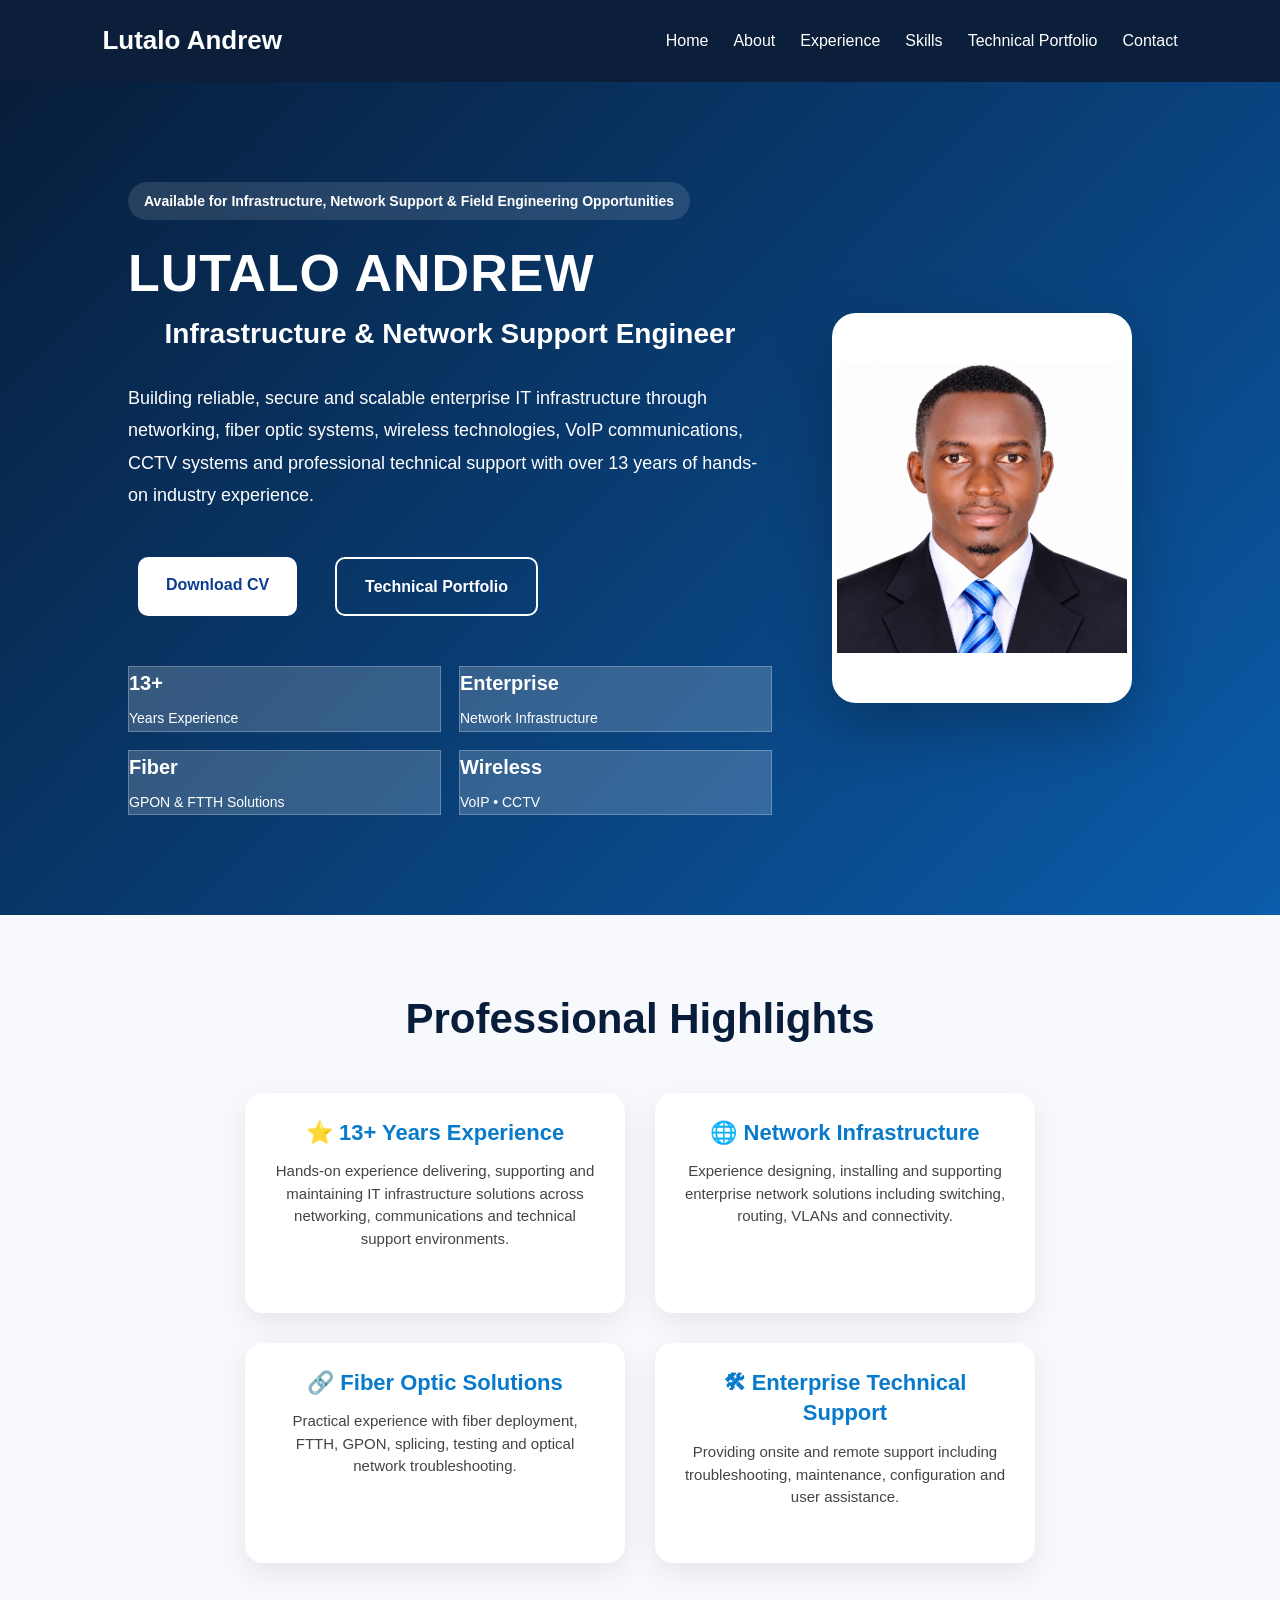
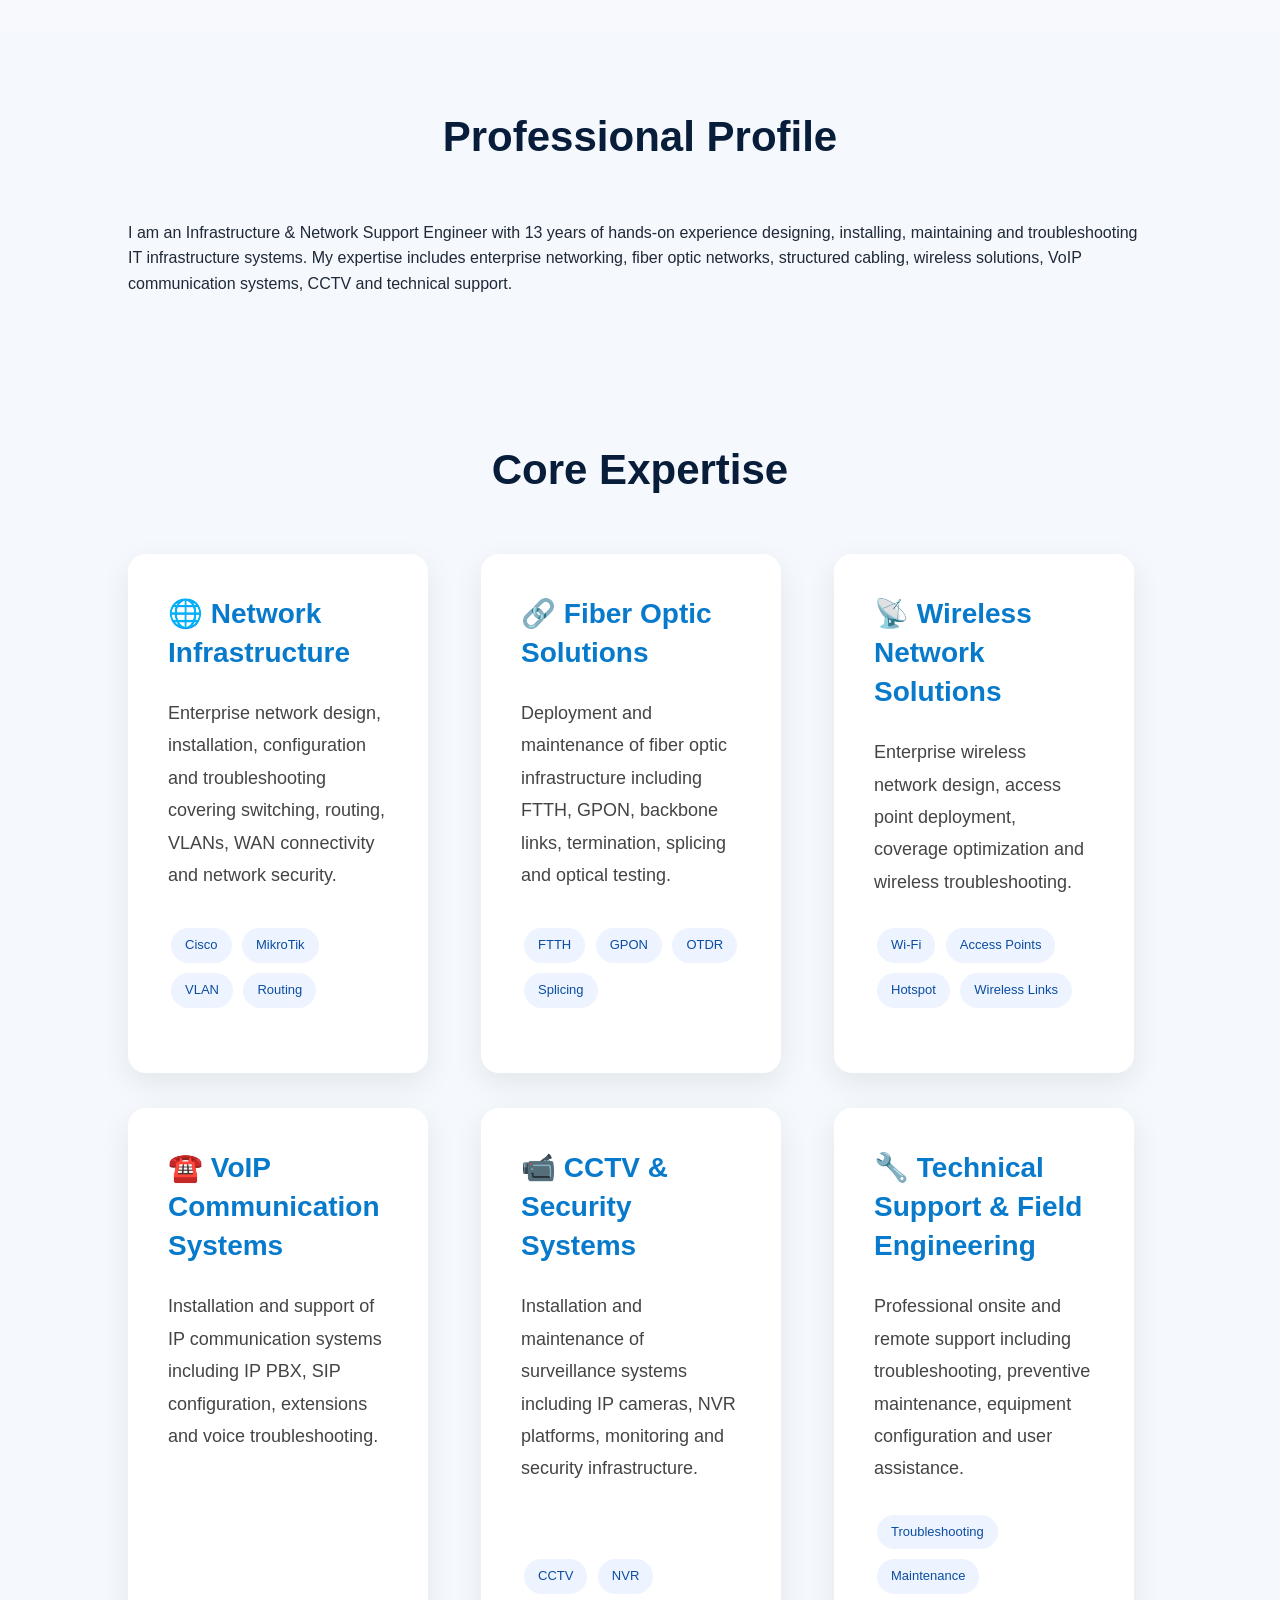
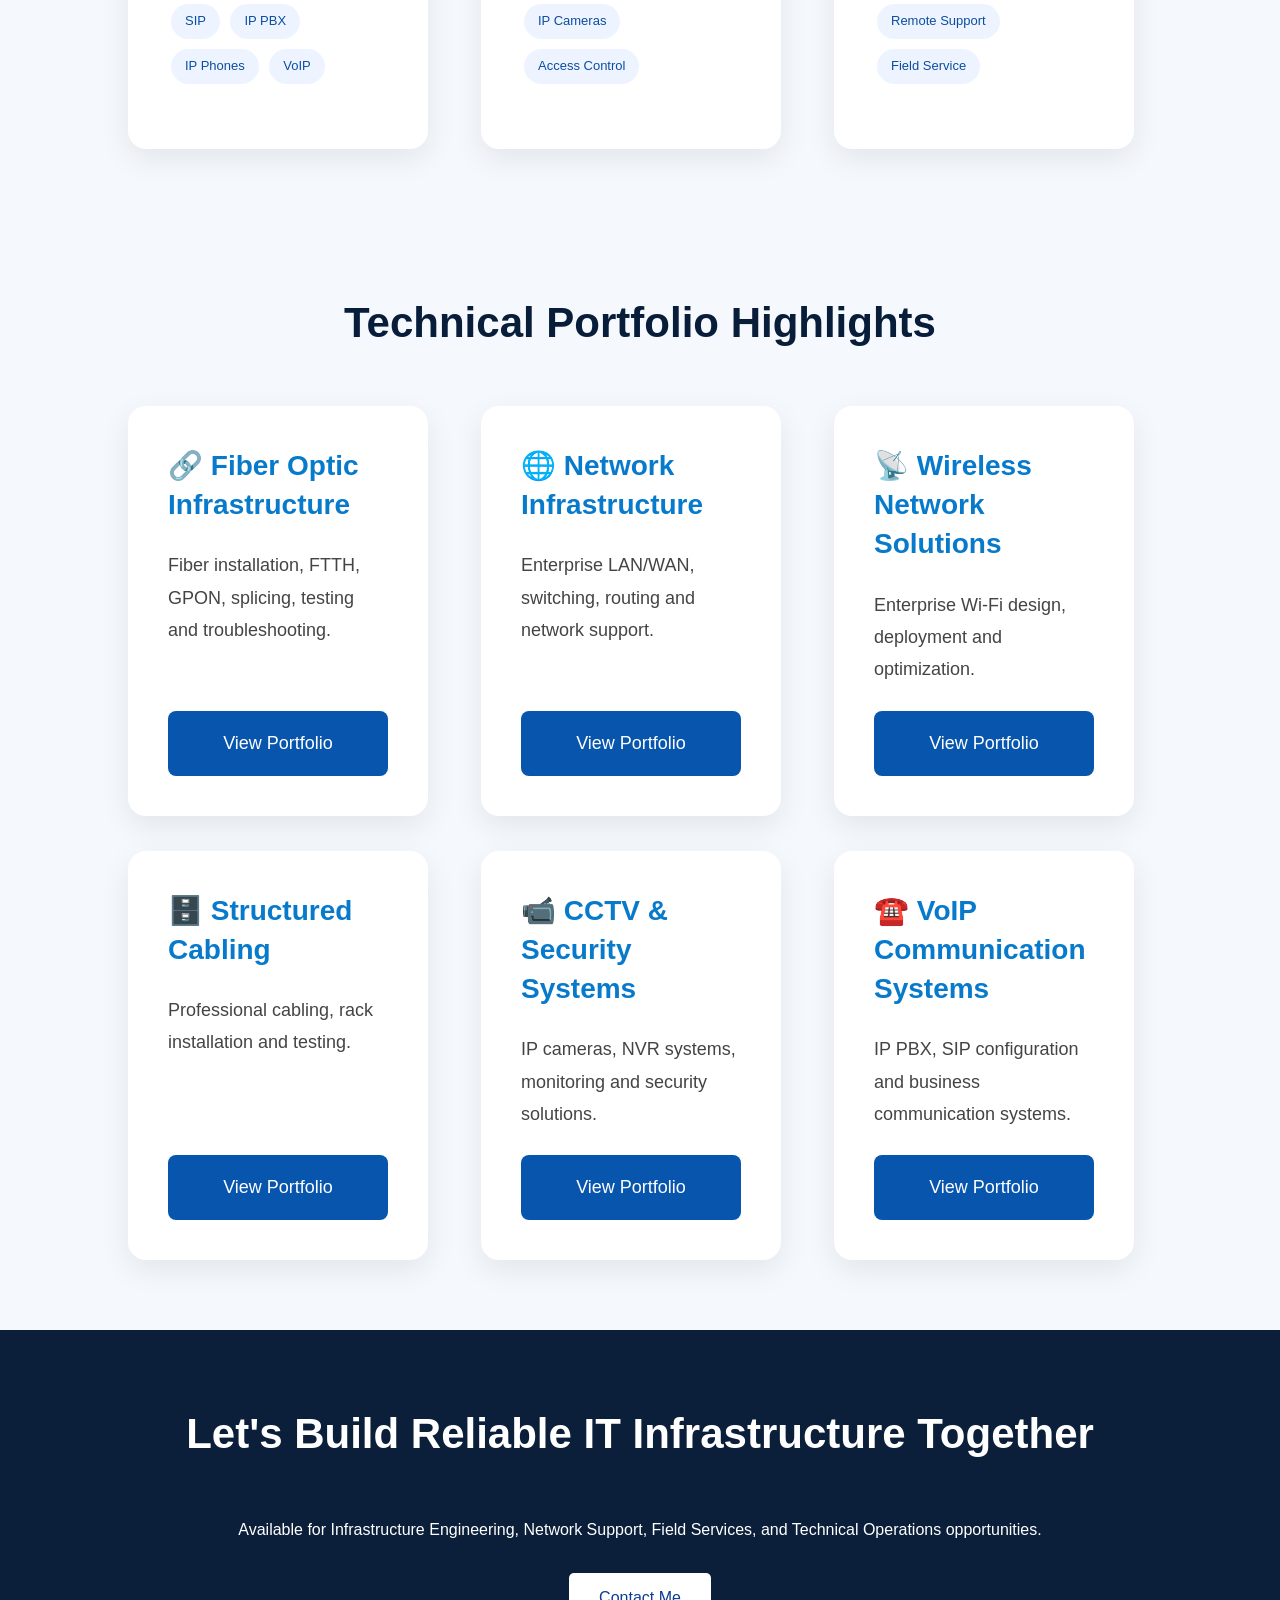
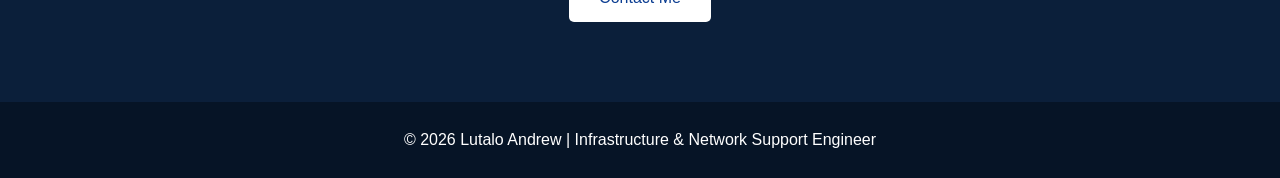
<file: index.html>
<!DOCTYPE html>
<html lang="en">

<head>

<meta charset="UTF-8">
<meta name="viewport" content="width=device-width, initial-scale=1.0">

<title>Lutalo Andrew | Infrastructure & Network Support Engineer</title>

<meta name="description" content="Lutalo Andrew is an Infrastructure & Network Support Engineer with 13 years of experience in networking, fiber optics, Wi-Fi, VoIP, CCTV and technical support.">

<link rel="stylesheet" href="assets/css/style.css">

</head>


<body>


<header>

<div class="logo">
Lutalo Andrew
</div>


<nav>

<a href="index.html">Home</a>
<a href="about.html">About</a>
<a href="experience.html">Experience</a>
<a href="skills.html">Skills</a>
<a href="projects.html">Technical Portfolio</a>
<a href="contact.html">Contact</a>

</nav>

</header>


<section class="hero">

    <div class="hero-grid">

        <!-- LEFT COLUMN -->
        <div class="hero-left">

            <p class="hero-tag">
                Available for Infrastructure, Network Support & Field Engineering Opportunities
            </p>

            <h1>
                LUTALO ANDREW
            </h1>

            <h2>
                Infrastructure & Network Support Engineer
            </h2>

            <p class="hero-description">
                Building reliable, secure and scalable enterprise IT infrastructure through networking,
                fiber optic systems, wireless technologies, VoIP communications, CCTV systems and
                professional technical support with over 13 years of hands-on industry experience.
            </p>

            <div class="hero-buttons">

                <a href="assets/documents/Lutalo_Andrew_CV.pdf" class="btn">
                    Download CV
                </a>

                <a href="projects.html" class="btn btn-outline">
                    Technical Portfolio
                </a>

            </div>

            <div class="hero-highlights">

                <div class="highlight">
                    <strong>13+</strong>
                    <span>Years Experience</span>
                </div>

                <div class="highlight">
                    <strong>Enterprise</strong>
                    <span>Network Infrastructure</span>
                </div>

                <div class="highlight">
                    <strong>Fiber</strong>
                    <span>GPON & FTTH Solutions</span>
                </div>

                <div class="highlight">
                    <strong>Wireless</strong>
                    <span>VoIP • CCTV</span>
                </div>

            </div>

        </div>

        <!-- RIGHT COLUMN -->

        <div class="hero-right">

            <div class="profile-card">

                <img src="assets/images/profile/profile.jpg.png"
                     alt="Lutalo Andrew">

            </div>

        </div>

    </div>

</section>

</section>





<section class="stats">


<h2>
Professional Highlights
</h2>


<div class="cards">


<div class="card">

<h3>
⭐ 13+ Years Experience
</h3>

<p>
Hands-on experience delivering,
supporting and maintaining IT
infrastructure solutions across
networking, communications and
technical support environments.
</p>

</div>



<div class="card">

<h3>
🌐 Network Infrastructure
</h3>

<p>
Experience designing, installing
and supporting enterprise network
solutions including switching,
routing, VLANs and connectivity.
</p>

</div>



<div class="card">

<h3>
🔗 Fiber Optic Solutions
</h3>

<p>
Practical experience with fiber
deployment, FTTH, GPON,
splicing, testing and optical
network troubleshooting.
</p>

</div>



<div class="card">

<h3>
🛠 Enterprise Technical Support
</h3>

<p>
Providing onsite and remote
support including troubleshooting,
maintenance, configuration and
user assistance.
</p>

</div>


</div>


</section>
<section class="profile">


<h2>
Professional Profile
</h2>


<p>

I am an Infrastructure & Network Support Engineer with
13 years of hands-on experience designing, installing,
maintaining and troubleshooting IT infrastructure systems.

My expertise includes enterprise networking, fiber optic
networks, structured cabling, wireless solutions,
VoIP communication systems, CCTV and technical support.

</p>


</section>






<section class="expertise">


<h2>
Core Expertise
</h2>


<div class="cards">


<div class="card">

<h3>
🌐 Network Infrastructure
</h3>

<p>
Enterprise network design, installation,
configuration and troubleshooting covering
switching, routing, VLANs, WAN connectivity
and network security.
</p>

<div class="tech-tags">

<span>Cisco</span>
<span>MikroTik</span>
<span>VLAN</span>
<span>Routing</span>

</div>

</div>




<div class="card">

<h3>
🔗 Fiber Optic Solutions
</h3>

<p>
Deployment and maintenance of fiber optic
infrastructure including FTTH, GPON,
backbone links, termination, splicing
and optical testing.
</p>

<div class="tech-tags">

<span>FTTH</span>
<span>GPON</span>
<span>OTDR</span>
<span>Splicing</span>

</div>

</div>




<div class="card">

<h3>
📡 Wireless Network Solutions
</h3>

<p>
Enterprise wireless network design,
access point deployment, coverage
optimization and wireless troubleshooting.
</p>

<div class="tech-tags">

<span>Wi-Fi</span>
<span>Access Points</span>
<span>Hotspot</span>
<span>Wireless Links</span>

</div>

</div>




<div class="card">

<h3>
☎️ VoIP Communication Systems
</h3>

<p>
Installation and support of IP communication
systems including IP PBX, SIP configuration,
extensions and voice troubleshooting.
</p>

<div class="tech-tags">

<span>SIP</span>
<span>IP PBX</span>
<span>IP Phones</span>
<span>VoIP</span>

</div>

</div>




<div class="card">

<h3>
📹 CCTV & Security Systems
</h3>

<p>
Installation and maintenance of surveillance
systems including IP cameras, NVR platforms,
monitoring and security infrastructure.
</p>

<div class="tech-tags">

<span>CCTV</span>
<span>NVR</span>
<span>IP Cameras</span>
<span>Access Control</span>

</div>

</div>




<div class="card">

<h3>
🔧 Technical Support & Field Engineering
</h3>

<p>
Professional onsite and remote support
including troubleshooting, preventive
maintenance, equipment configuration
and user assistance.
</p>

<div class="tech-tags">

<span>Troubleshooting</span>
<span>Maintenance</span>
<span>Remote Support</span>
<span>Field Service</span>

</div>

</div>



</div>


</section>
 <section class="projects-preview">


<h2>
Technical Portfolio Highlights
</h2>


<div class="cards">


<div class="card">

<h3>
🔗 Fiber Optic Infrastructure
</h3>

<p>
Fiber installation, FTTH, GPON,
splicing, testing and troubleshooting.
</p>

<a href="projects.html" class="project-btn">
View Portfolio
</a>

</div>




<div class="card">

<h3>
🌐 Network Infrastructure
</h3>

<p>
Enterprise LAN/WAN, switching,
routing and network support.
</p>

<a href="projects.html" class="project-btn">
View Portfolio
</a>

</div>




<div class="card">

<h3>
📡 Wireless Network Solutions
</h3>

<p>
Enterprise Wi-Fi design,
deployment and optimization.
</p>

<a href="projects.html" class="project-btn">
View Portfolio
</a>

</div>




<div class="card">

<h3>
🗄️ Structured Cabling
</h3>

<p>
Professional cabling,
rack installation and testing.
</p>

<a href="projects.html" class="project-btn">
View Portfolio
</a>

</div>




<div class="card">

<h3>
📹 CCTV & Security Systems
</h3>

<p>
IP cameras, NVR systems,
monitoring and security solutions.
</p>

<a href="projects.html" class="project-btn">
View Portfolio
</a>

</div>




<div class="card">

<h3>
☎️ VoIP Communication Systems
</h3>

<p>
IP PBX, SIP configuration
and business communication systems.
</p>

<a href="projects.html" class="project-btn">
View Portfolio
</a>

</div>



</div>


</section>







<section class="contact-banner">


<h2>
Let's Build Reliable IT Infrastructure Together
</h2>


<p>

Available for Infrastructure Engineering, Network Support,
Field Services, and Technical Operations opportunities.

</p>


<a href="contact.html" class="btn">
Contact Me
</a>


</section>







<footer>

<p>

© 2026 Lutalo Andrew |
Infrastructure & Network Support Engineer

</p>

</footer>





<script src="assets/js/main.js"></script>


</body>

</html>
</file>
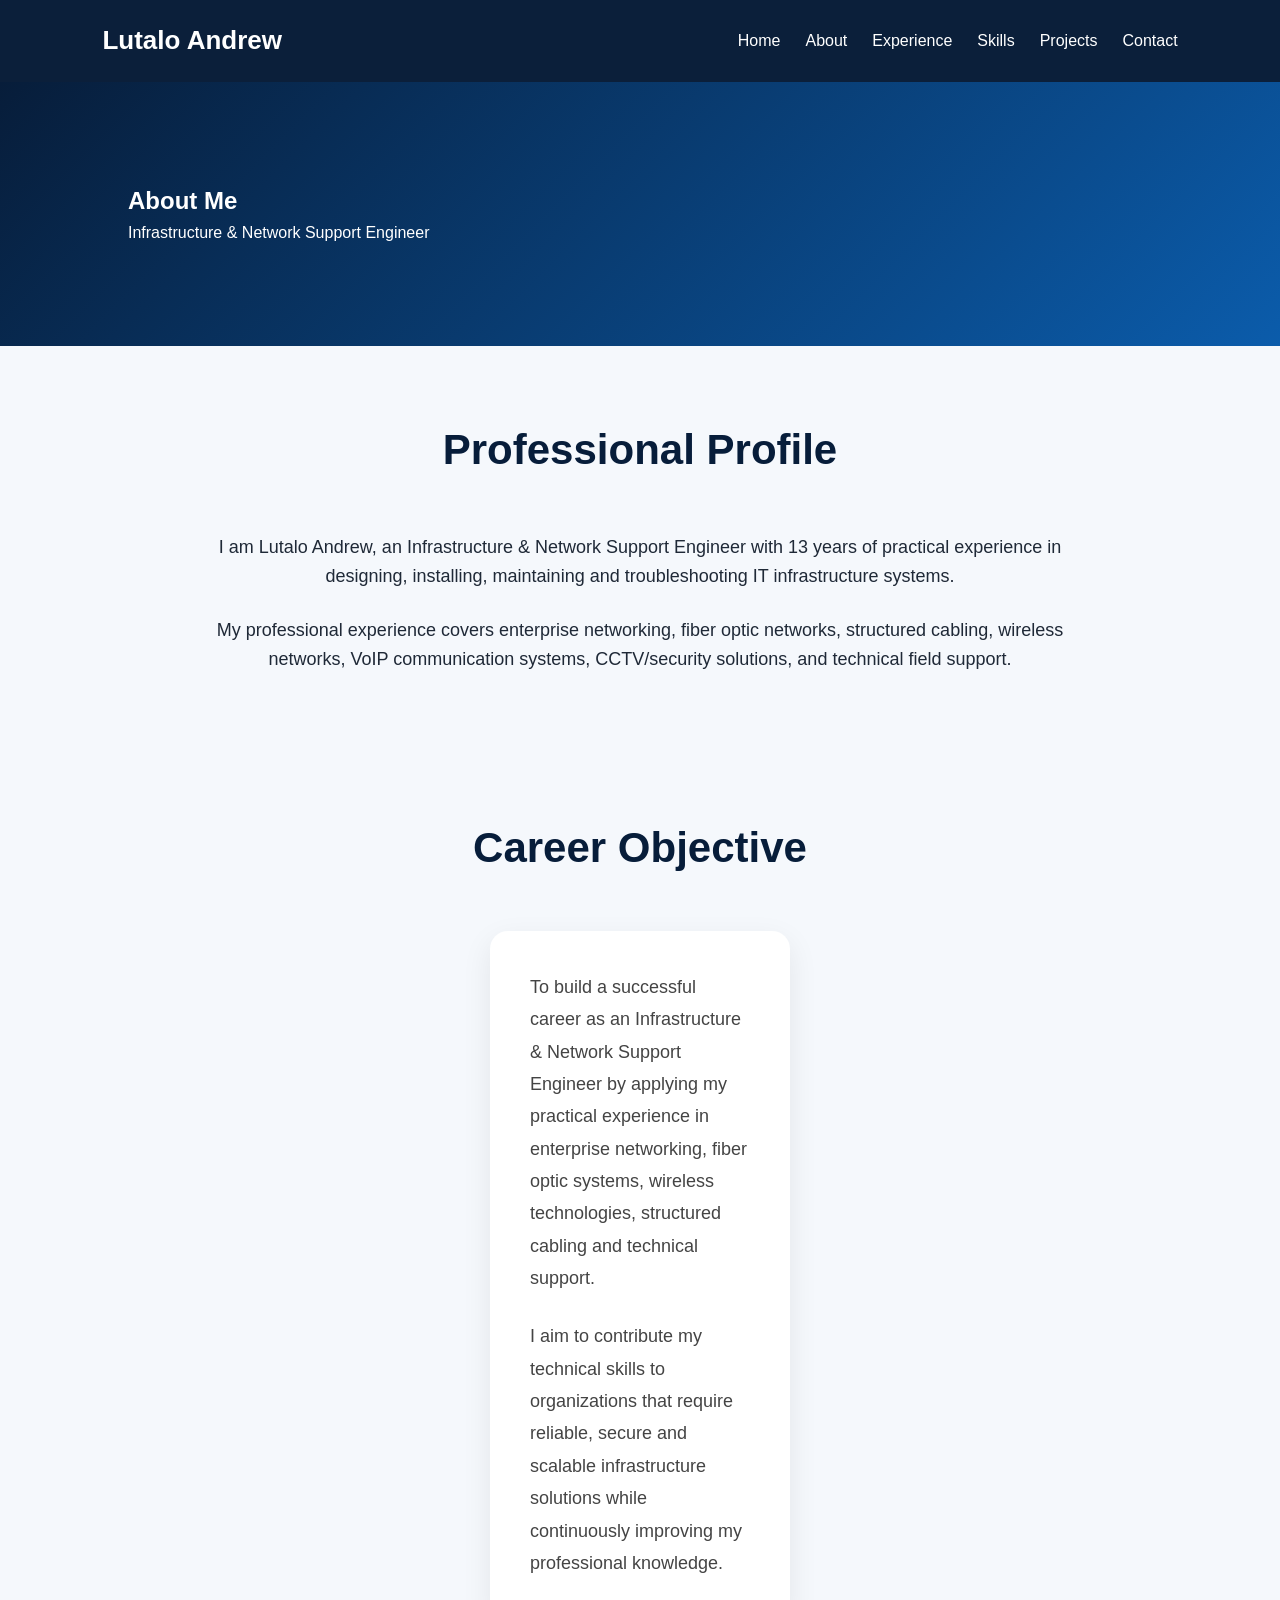
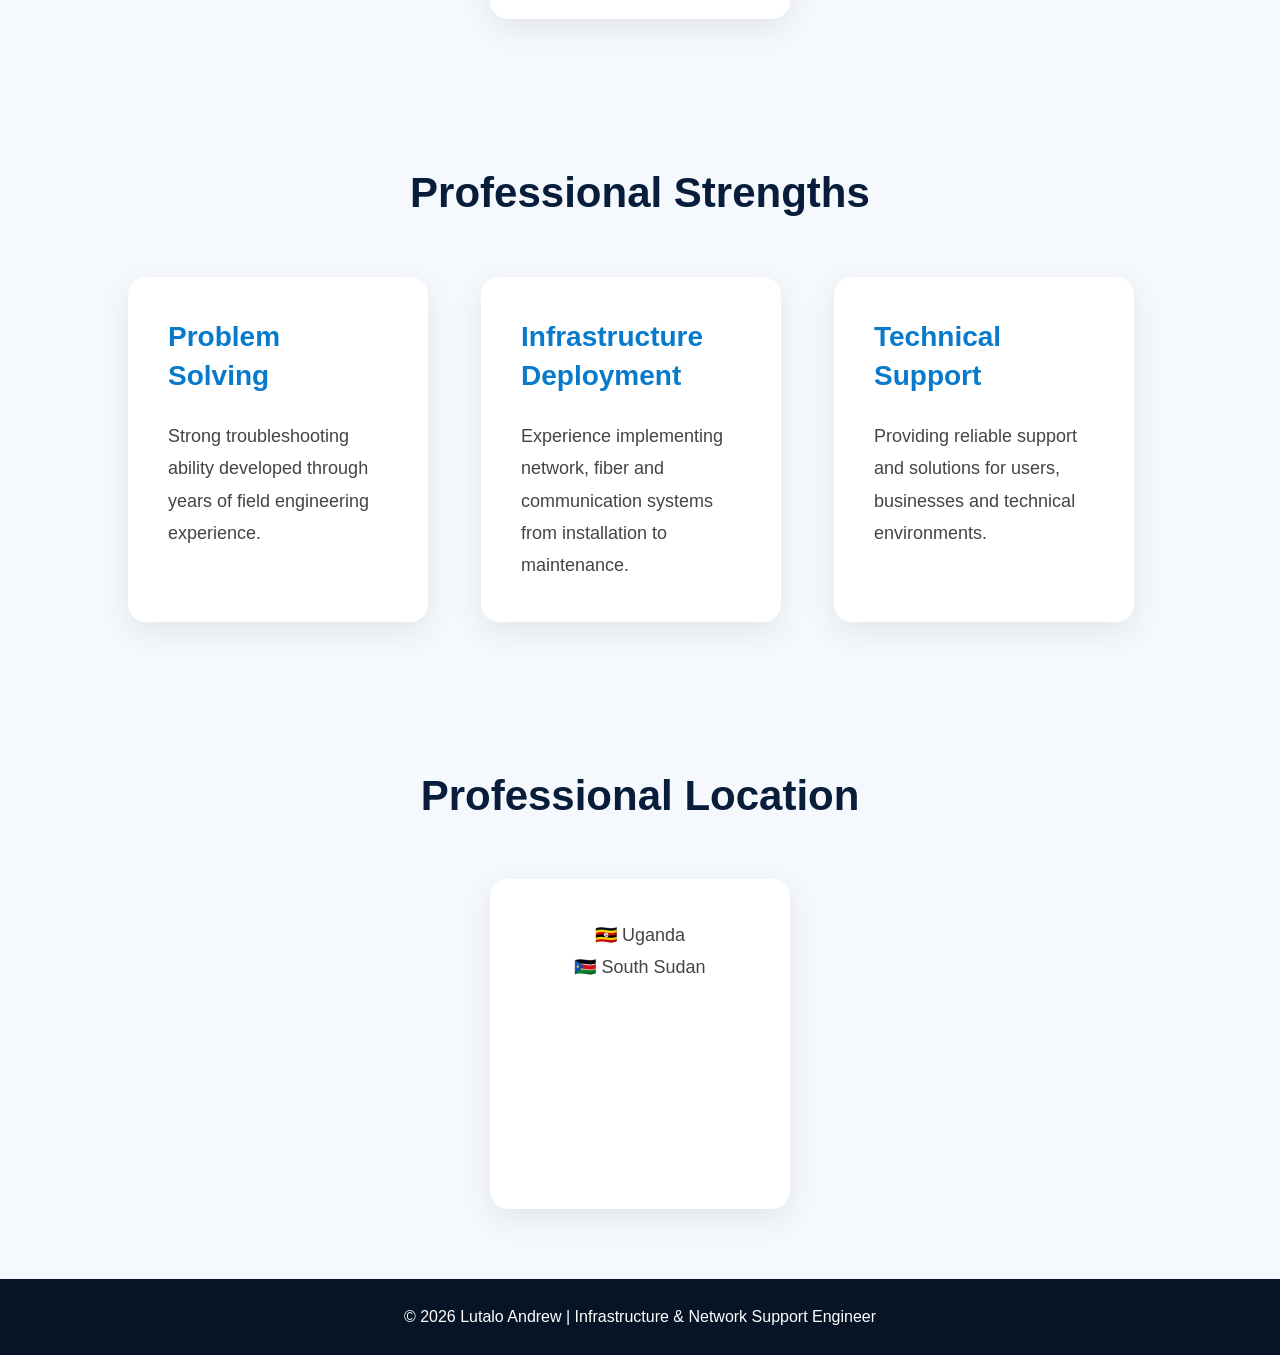
<file: about.html>
<!DOCTYPE html>
<html lang="en">

<head>

<meta charset="UTF-8">

<meta name="viewport" content="width=device-width, initial-scale=1.0">

<title>About | Lutalo Andrew</title>

<link rel="stylesheet" href="assets/css/style.css">

</head>


<body>


<header>

<div class="logo">
Lutalo Andrew
</div>


<nav>

<a href="index.html">Home</a>
<a href="about.html">About</a>
<a href="experience.html">Experience</a>
<a href="skills.html">Skills</a>
<a href="projects.html">Projects</a>
<a href="contact.html">Contact</a>

</nav>

</header>




<section class="hero">


<div class="hero-content">


<h1>
About Me
</h1>


<p>
Infrastructure & Network Support Engineer
</p>


</div>


</section>






<section>


<h2>
Professional Profile
</h2>



<p style="text-align:center; max-width:900px; margin:auto; font-size:18px;">


I am Lutalo Andrew, an Infrastructure & Network Support Engineer
with 13 years of practical experience in designing, installing,
maintaining and troubleshooting IT infrastructure systems.


</p>


<br>


<p style="text-align:center; max-width:900px; margin:auto; font-size:18px;">


My professional experience covers enterprise networking,
fiber optic networks, structured cabling, wireless networks,
VoIP communication systems, CCTV/security solutions,
and technical field support.


</p>


</section>







<section>


<h2>
Career Objective
</h2>



<div class="card" style="margin:auto; max-width:800px;">


<p>


To build a successful career as an Infrastructure & Network
Support Engineer by applying my practical experience in
enterprise networking, fiber optic systems, wireless technologies,
structured cabling and technical support.


</p>


<br>


<p>


I aim to contribute my technical skills to organizations that
require reliable, secure and scalable infrastructure solutions
while continuously improving my professional knowledge.


</p>


</div>


</section>







<section>


<h2>
Professional Strengths
</h2>



<div class="cards">



<div class="card">

<h3>
Problem Solving
</h3>

<p>

Strong troubleshooting ability developed through years
of field engineering experience.

</p>

</div>





<div class="card">

<h3>
Infrastructure Deployment
</h3>

<p>

Experience implementing network, fiber and communication
systems from installation to maintenance.

</p>

</div>






<div class="card">

<h3>
Technical Support
</h3>

<p>

Providing reliable support and solutions for users,
businesses and technical environments.

</p>

</div>




</div>


</section>






<section>


<h2>
Professional Location
</h2>


<div class="card" style="margin:auto; text-align:center;">


<p>

🇺🇬 Uganda

<br>

🇸🇸 South Sudan

</p>


</div>


</section>






<footer>


<p>

© 2026 Lutalo Andrew |
Infrastructure & Network Support Engineer

</p>


</footer>



</body>

</html>
</file>
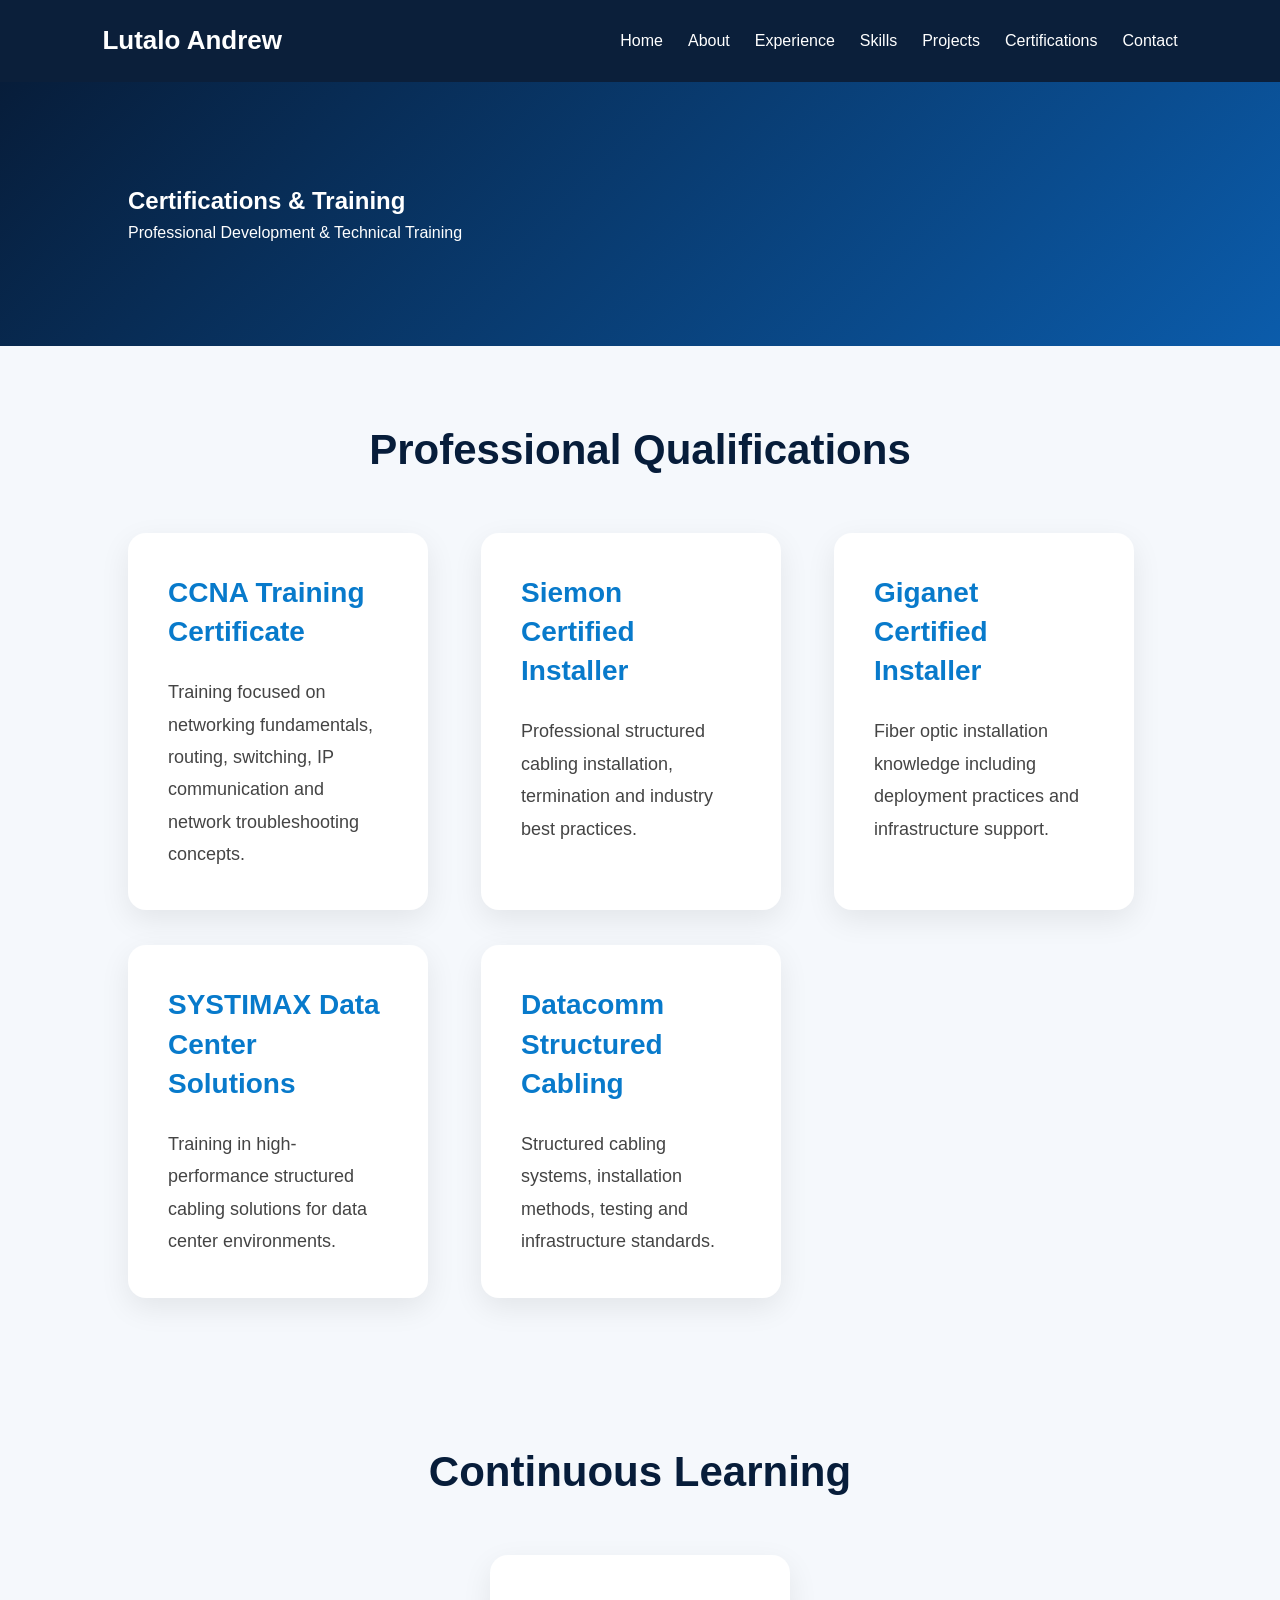
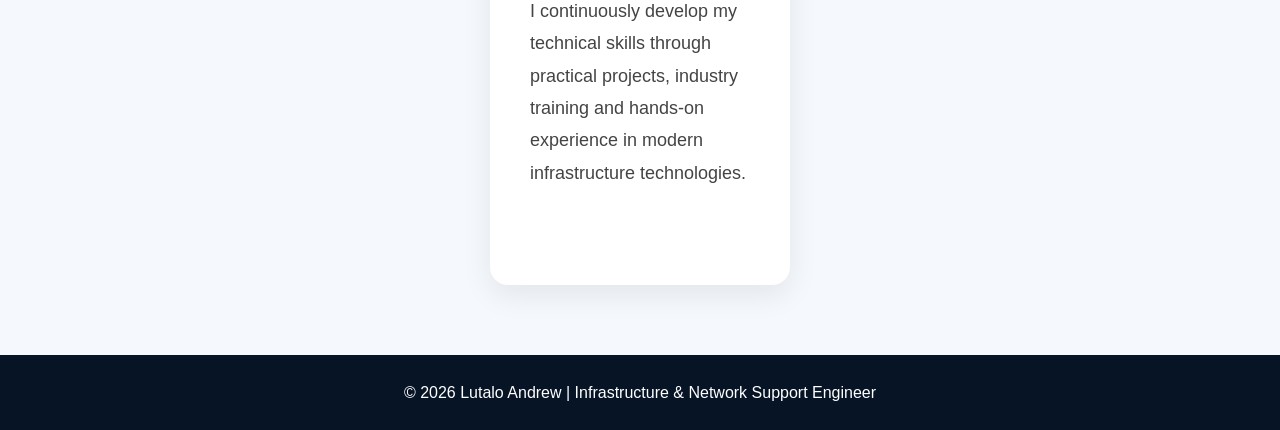
<file: certifications.html>
<!DOCTYPE html>
<html lang="en">

<head>

<meta charset="UTF-8">

<meta name="viewport" content="width=device-width, initial-scale=1.0">

<title>Certifications | Lutalo Andrew</title>

<link rel="stylesheet" href="assets/css/style.css">

</head>


<body>


<header>

<div class="logo">
Lutalo Andrew
</div>


<nav>

<a href="index.html">Home</a>
<a href="about.html">About</a>
<a href="experience.html">Experience</a>
<a href="skills.html">Skills</a>
<a href="projects.html">Projects</a>
<a href="certifications.html">Certifications</a>
<a href="contact.html">Contact</a>

</nav>

</header>






<section class="hero">


<div class="hero-content">


<h1>
Certifications & Training
</h1>


<p>
Professional Development & Technical Training
</p>


</div>


</section>







<section>


<h2>
Professional Qualifications
</h2>



<div class="cards">





<div class="card">

<h3>
CCNA Training Certificate
</h3>

<p>

Training focused on networking fundamentals,
routing, switching, IP communication and
network troubleshooting concepts.

</p>

</div>






<div class="card">

<h3>
Siemon Certified Installer
</h3>

<p>

Professional structured cabling installation,
termination and industry best practices.

</p>

</div>







<div class="card">

<h3>
Giganet Certified Installer
</h3>

<p>

Fiber optic installation knowledge including
deployment practices and infrastructure support.

</p>

</div>








<div class="card">

<h3>
SYSTIMAX Data Center Solutions
</h3>

<p>

Training in high-performance structured cabling
solutions for data center environments.

</p>

</div>








<div class="card">

<h3>
Datacomm Structured Cabling
</h3>

<p>

Structured cabling systems, installation methods,
testing and infrastructure standards.

</p>

</div>






</div>


</section>







<section>


<h2>
Continuous Learning
</h2>


<div class="card" style="max-width:900px;margin:auto;">


<p>

I continuously develop my technical skills through
practical projects, industry training and hands-on
experience in modern infrastructure technologies.

</p>


</div>


</section>








<footer>


<p>

© 2026 Lutalo Andrew |
Infrastructure & Network Support Engineer

</p>


</footer>




</body>

</html>
</file>
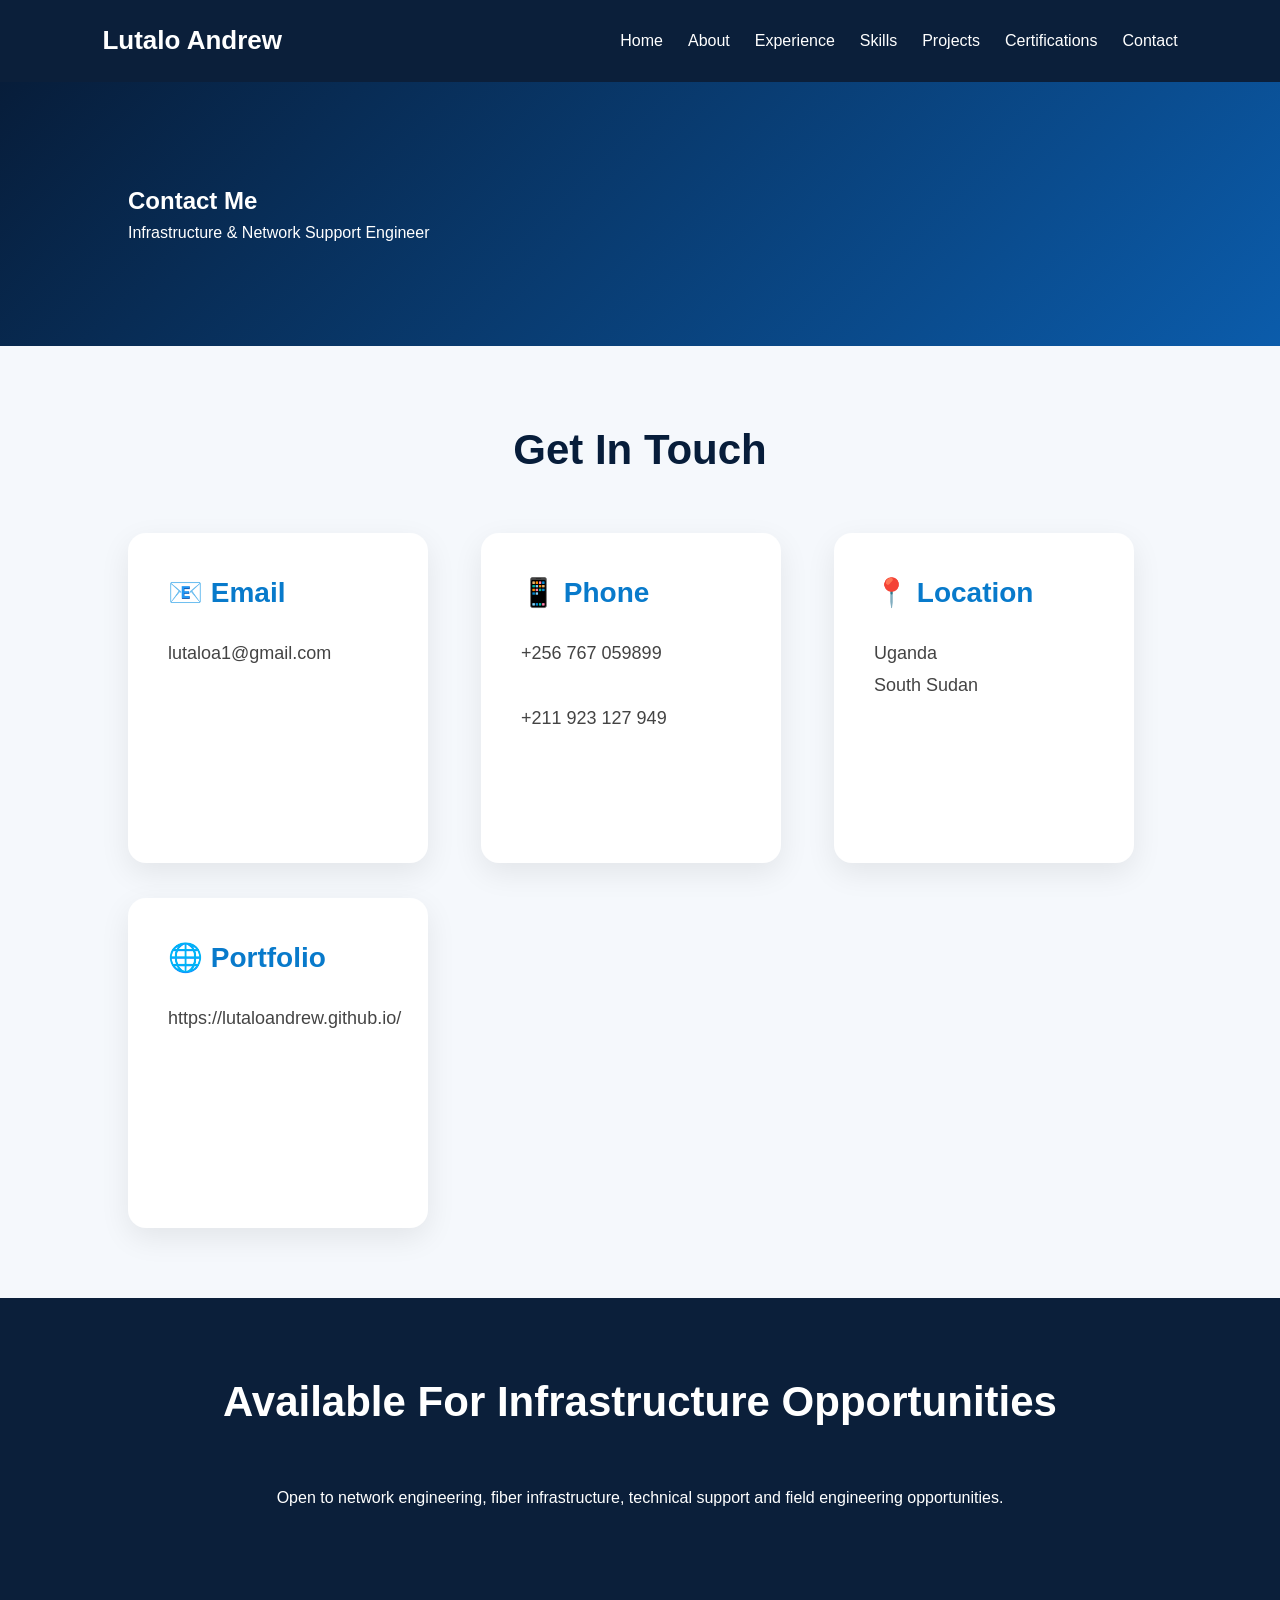
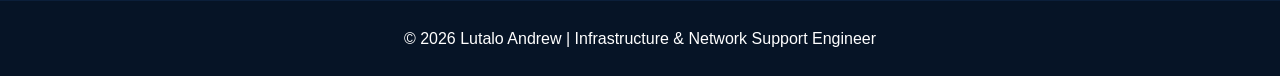
<file: contact.html>
<!DOCTYPE html>
<html lang="en">

<head>

<meta charset="UTF-8">

<meta name="viewport" content="width=device-width, initial-scale=1.0">

<title>Contact | Lutalo Andrew</title>

<link rel="stylesheet" href="assets/css/style.css">

</head>


<body>


<header>

<div class="logo">
Lutalo Andrew
</div>


<nav>

<a href="index.html">Home</a>
<a href="about.html">About</a>
<a href="experience.html">Experience</a>
<a href="skills.html">Skills</a>
<a href="projects.html">Projects</a>
<a href="certifications.html">Certifications</a>
<a href="contact.html">Contact</a>

</nav>

</header>







<section class="hero">


<div class="hero-content">


<h1>
Contact Me
</h1>


<p>
Infrastructure & Network Support Engineer
</p>


</div>


</section>







<section>


<h2>
Get In Touch
</h2>




<div class="cards">





<div class="card">

<h3>
📧 Email
</h3>


<p>

lutaloa1@gmail.com

</p>


</div>








<div class="card">

<h3>
📱 Phone
</h3>


<p>

+256 767 059899

<br><br>

+211 923 127 949

</p>


</div>








<div class="card">

<h3>
📍 Location
</h3>


<p>

Uganda

<br>

South Sudan

</p>


</div>








<div class="card">

<h3>
🌐 Portfolio
</h3>


<p>

https://lutaloandrew.github.io/

</p>


</div>





</div>


</section>







<section class="contact-banner">


<h2>
Available For Infrastructure Opportunities
</h2>


<p>

Open to network engineering,
fiber infrastructure, technical support
and field engineering opportunities.

</p>



</section>








<footer>


<p>

© 2026 Lutalo Andrew |
Infrastructure & Network Support Engineer

</p>


</footer>




</body>

</html>
</file>
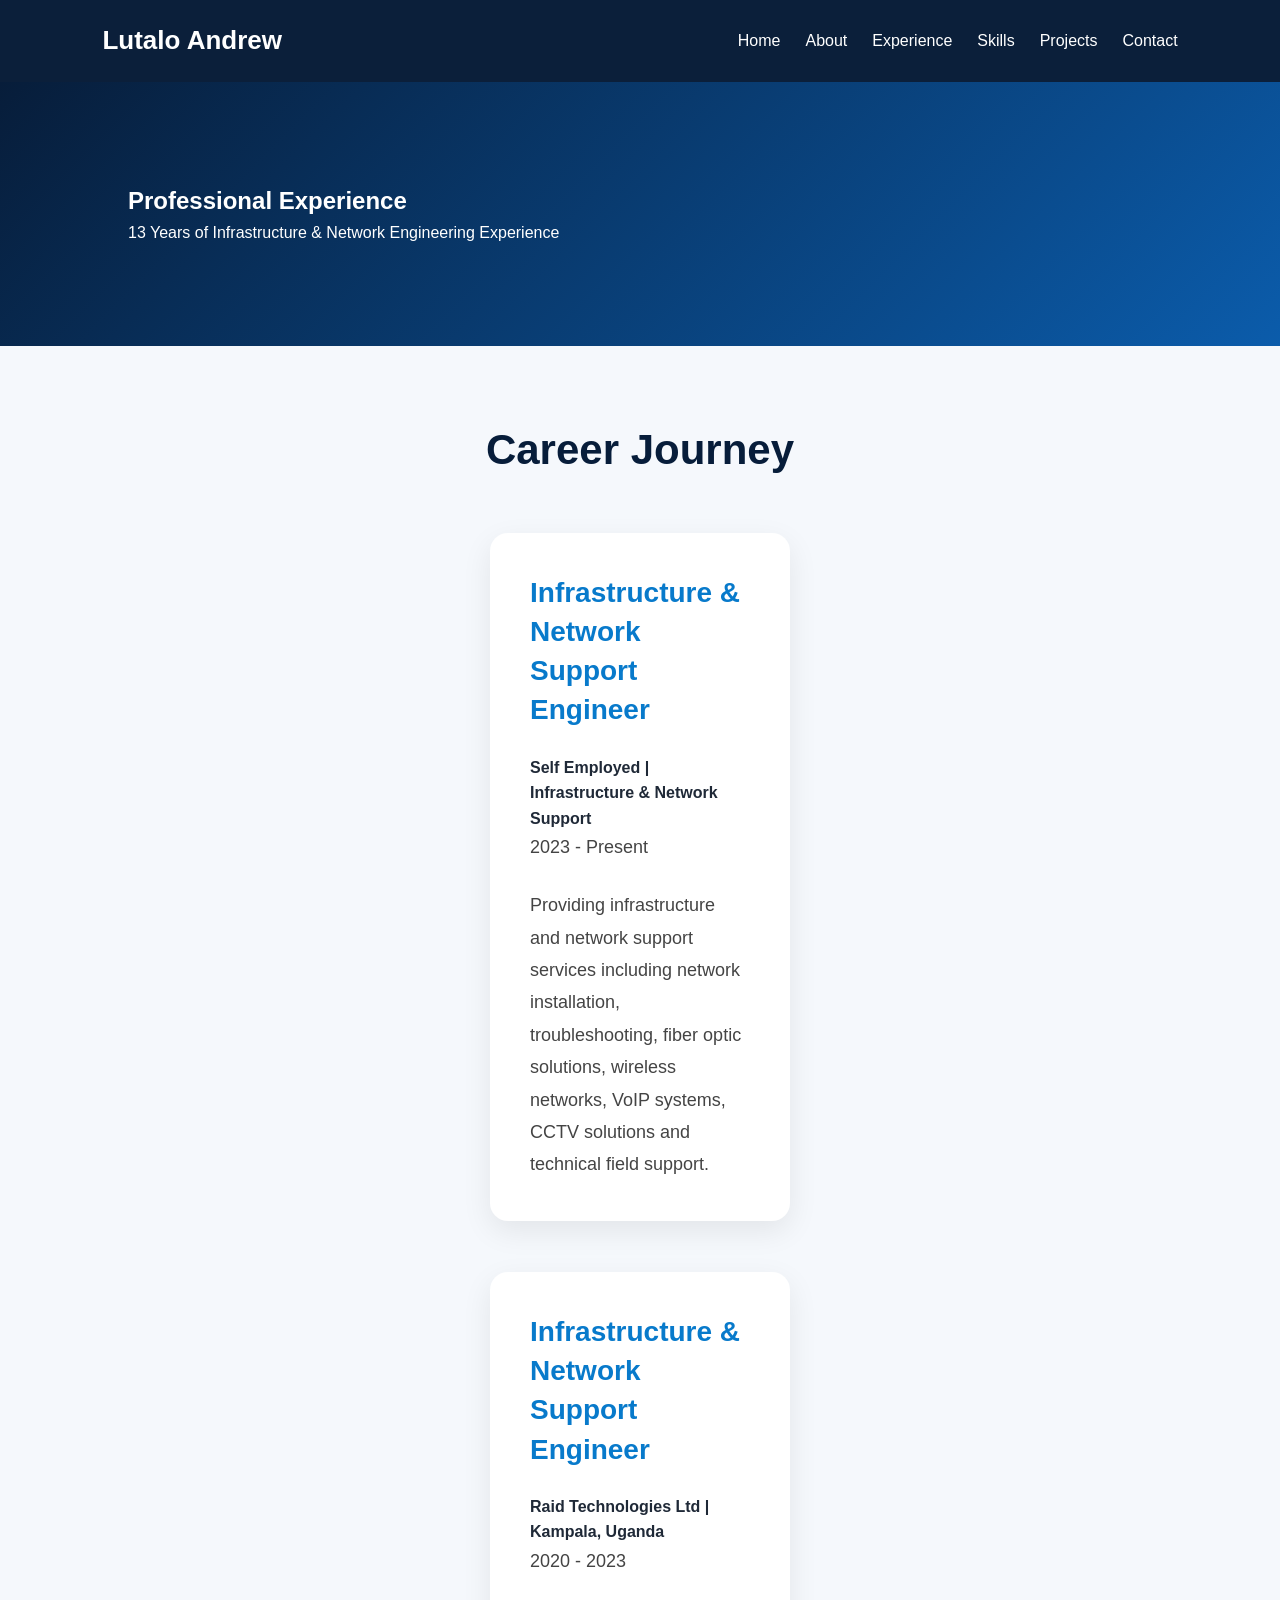
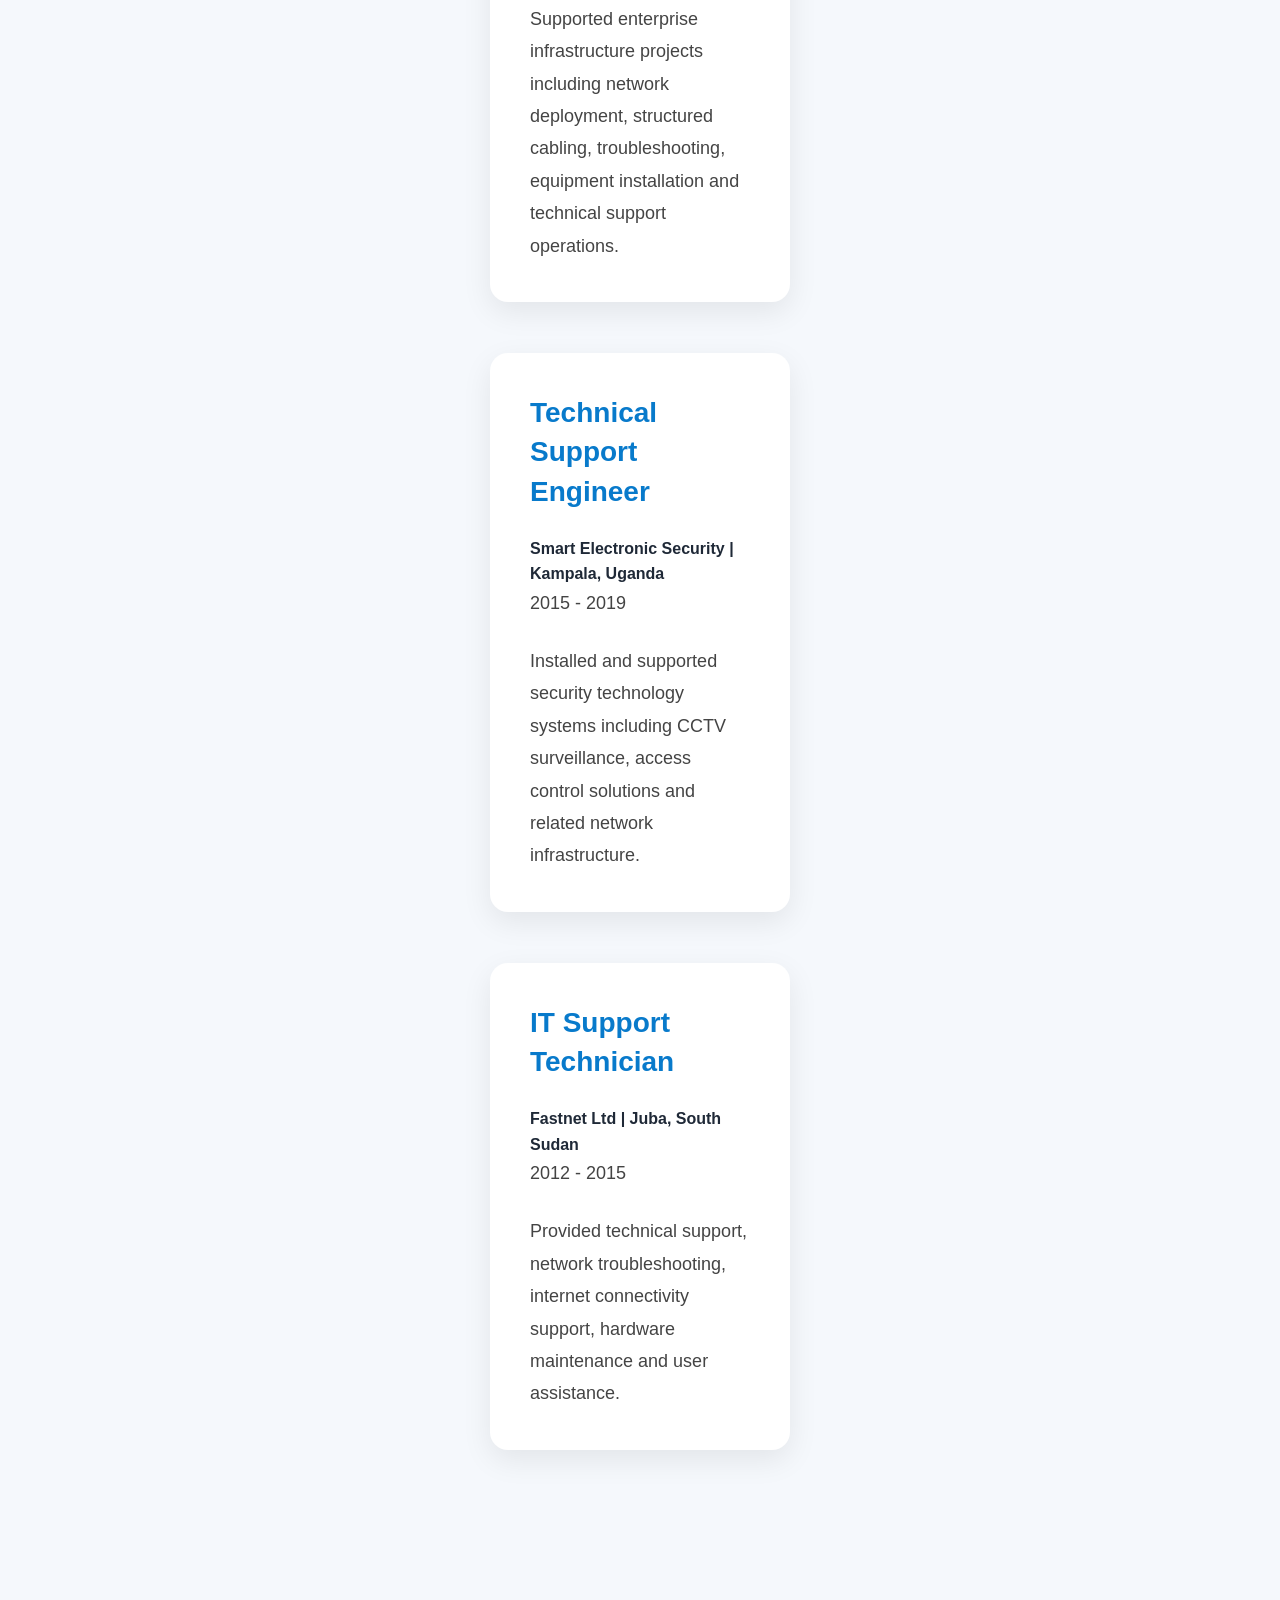
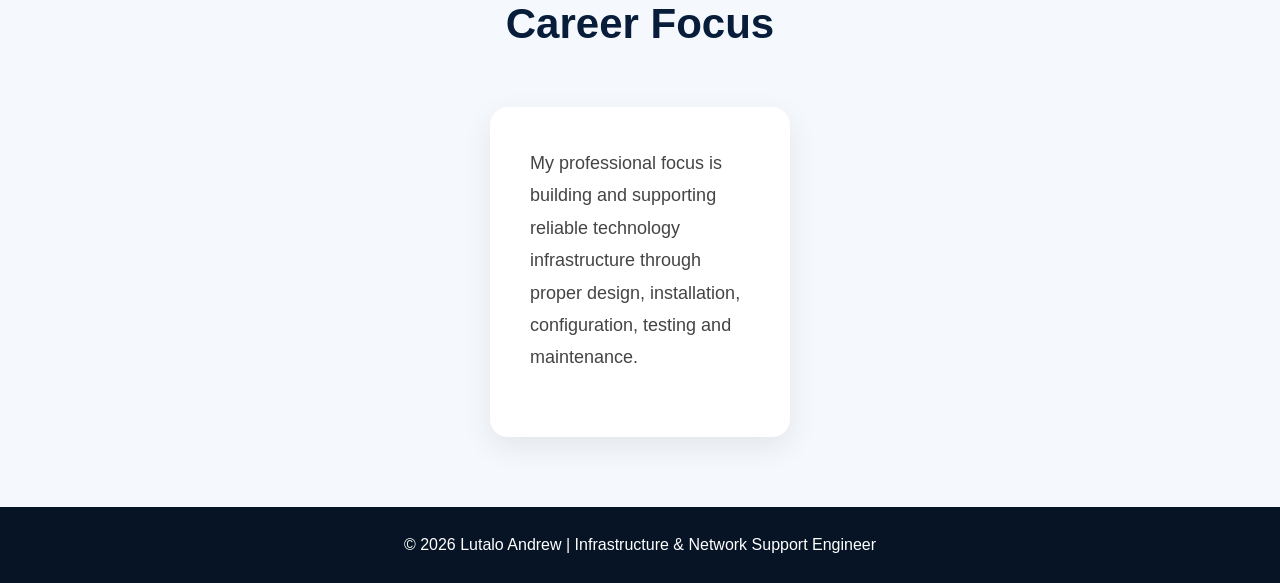
<file: experience.html>
<!DOCTYPE html>
<html lang="en">

<head>

<meta charset="UTF-8">

<meta name="viewport" content="width=device-width, initial-scale=1.0">

<title>Experience | Lutalo Andrew</title>

<link rel="stylesheet" href="assets/css/style.css">

</head>


<body>



<header>

<div class="logo">
Lutalo Andrew
</div>


<nav>

<a href="index.html">Home</a>
<a href="about.html">About</a>
<a href="experience.html">Experience</a>
<a href="skills.html">Skills</a>
<a href="projects.html">Projects</a>
<a href="contact.html">Contact</a>

</nav>

</header>





<section class="hero">


<div class="hero-content">

<h1>
Professional Experience
</h1>


<p>
13 Years of Infrastructure & Network Engineering Experience
</p>


</div>


</section>







<section>


<h2>
Career Journey
</h2>




<div class="card" style="max-width:900px; margin:auto;">


<h3>
Infrastructure & Network Support Engineer
</h3>


<h4>
Self Employed | Infrastructure & Network Support
</h4>


<p>
2023 - Present
</p>


<br>


<p>

Providing infrastructure and network support services including
network installation, troubleshooting, fiber optic solutions,
wireless networks, VoIP systems, CCTV solutions and technical
field support.

</p>


</div>







<br><br>





<div class="card" style="max-width:900px; margin:auto;">


<h3>
Infrastructure & Network Support Engineer
</h3>


<h4>
Raid Technologies Ltd | Kampala, Uganda
</h4>


<p>
2020 - 2023
</p>


<br>


<p>

Supported enterprise infrastructure projects including network
deployment, structured cabling, troubleshooting, equipment
installation and technical support operations.

</p>


</div>







<br><br>





<div class="card" style="max-width:900px; margin:auto;">


<h3>
Technical Support Engineer
</h3>


<h4>
Smart Electronic Security | Kampala, Uganda
</h4>


<p>
2015 - 2019
</p>


<br>


<p>

Installed and supported security technology systems including
CCTV surveillance, access control solutions and related network
infrastructure.

</p>


</div>







<br><br>





<div class="card" style="max-width:900px; margin:auto;">


<h3>
IT Support Technician
</h3>


<h4>
Fastnet Ltd | Juba, South Sudan
</h4>


<p>
2012 - 2015
</p>


<br>


<p>

Provided technical support, network troubleshooting,
internet connectivity support, hardware maintenance and
user assistance.

</p>


</div>



</section>






<section>


<h2>
Career Focus
</h2>



<div class="card" style="max-width:800px; margin:auto;">


<p>

My professional focus is building and supporting reliable
technology infrastructure through proper design, installation,
configuration, testing and maintenance.

</p>


</div>


</section>






<footer>

<p>

© 2026 Lutalo Andrew |
Infrastructure & Network Support Engineer

</p>

</footer>



</body>

</html>
</file>
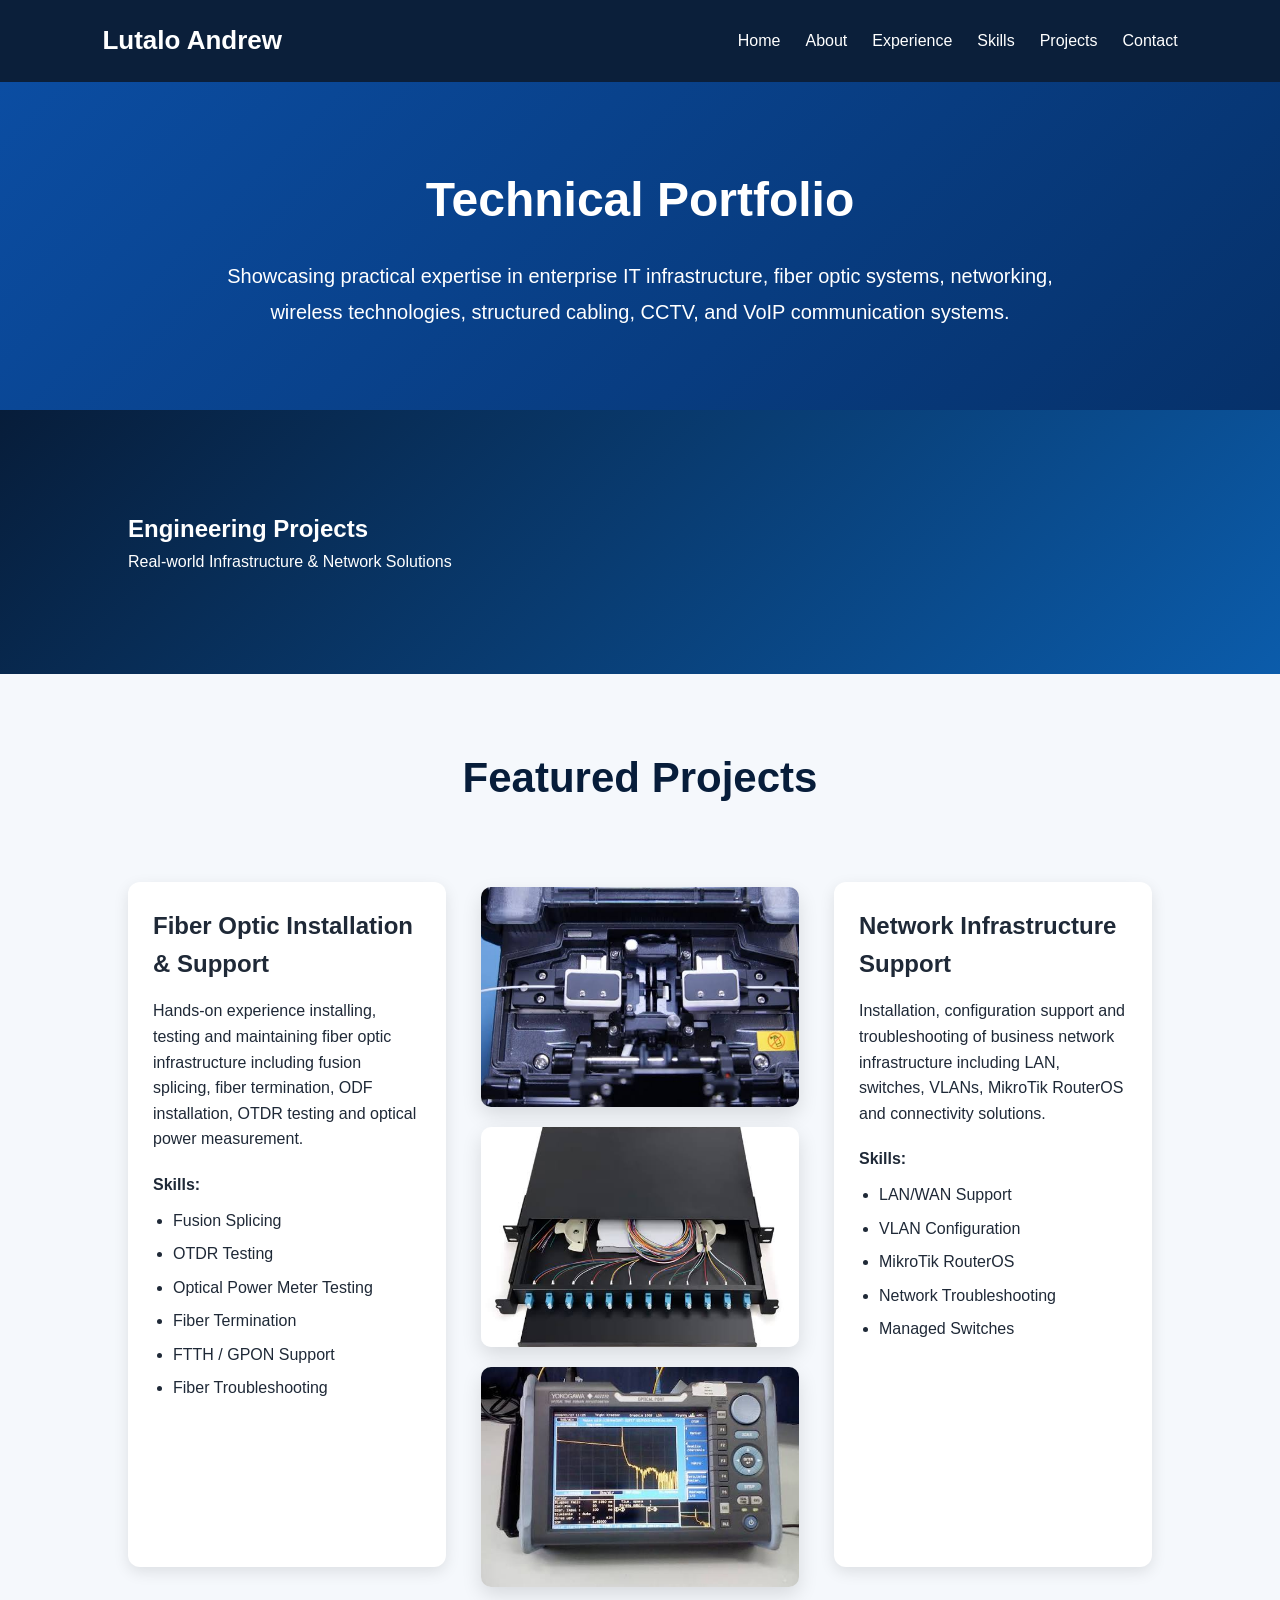
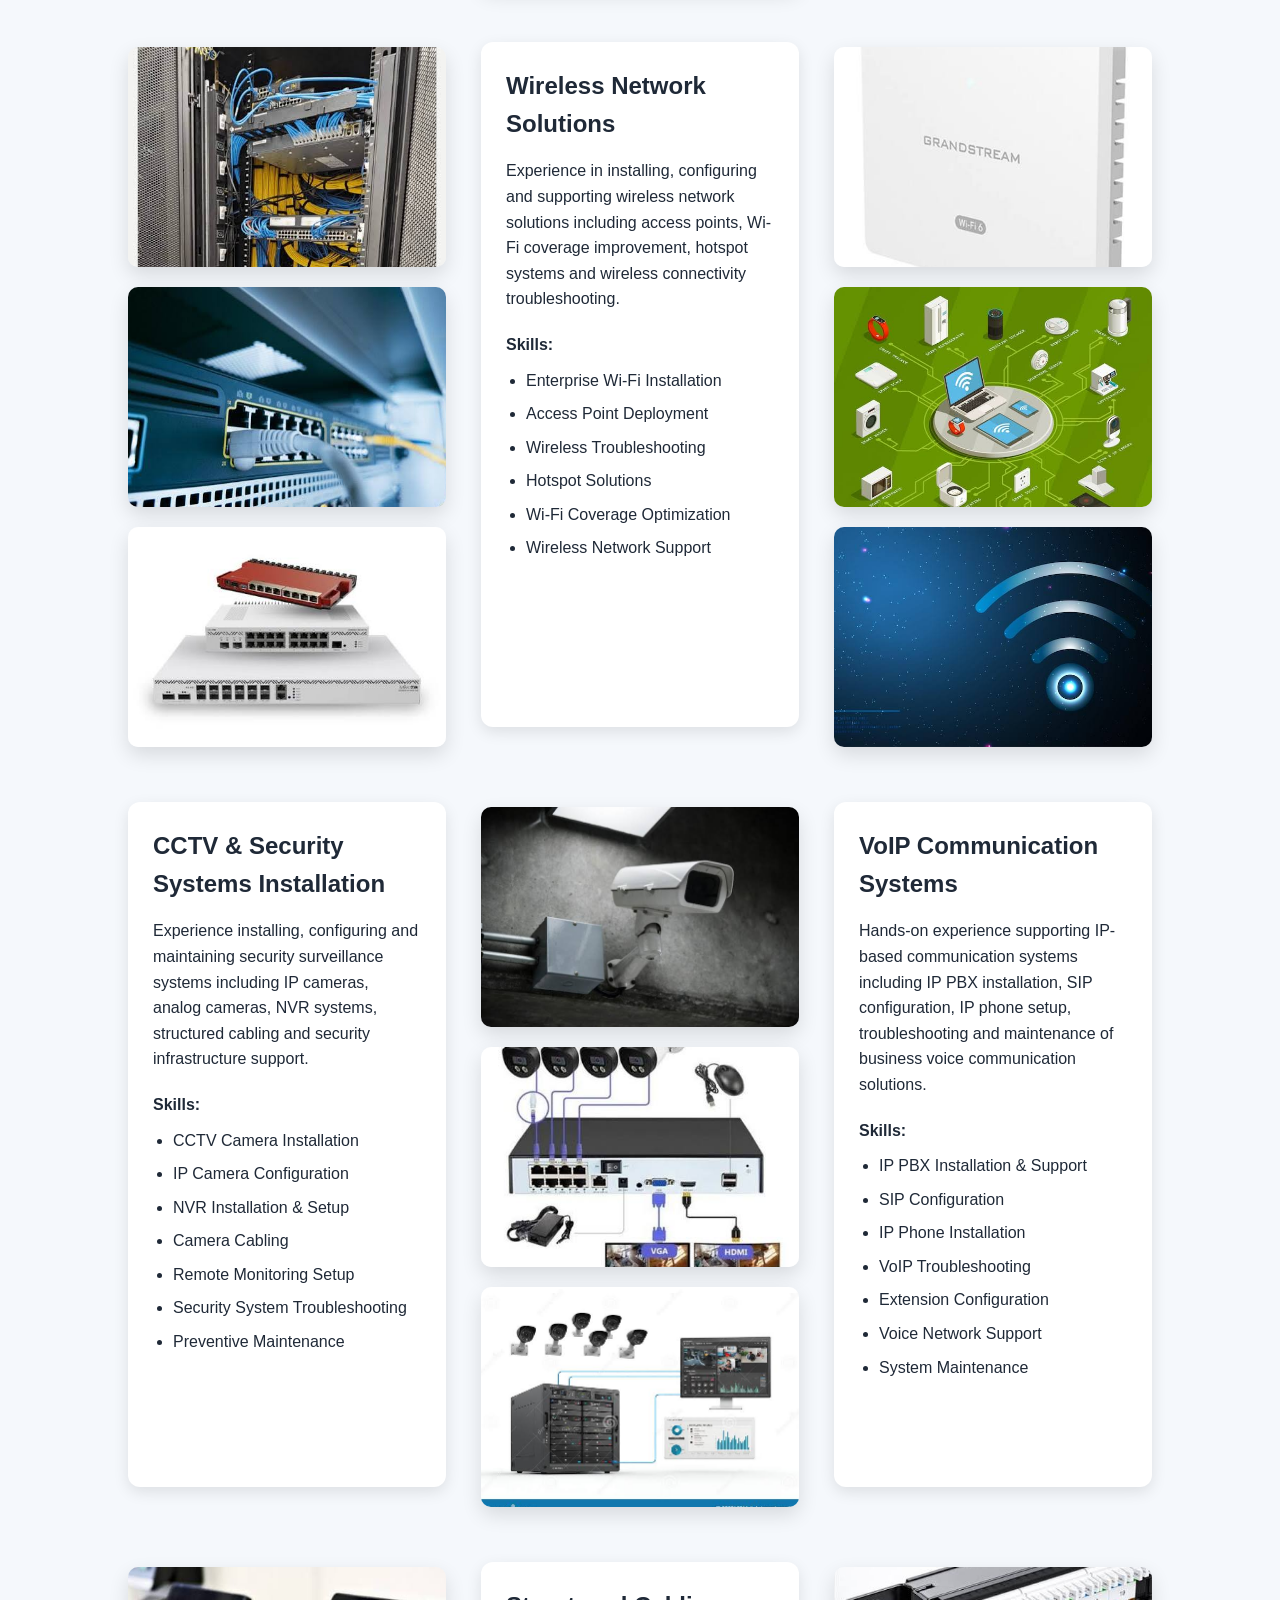
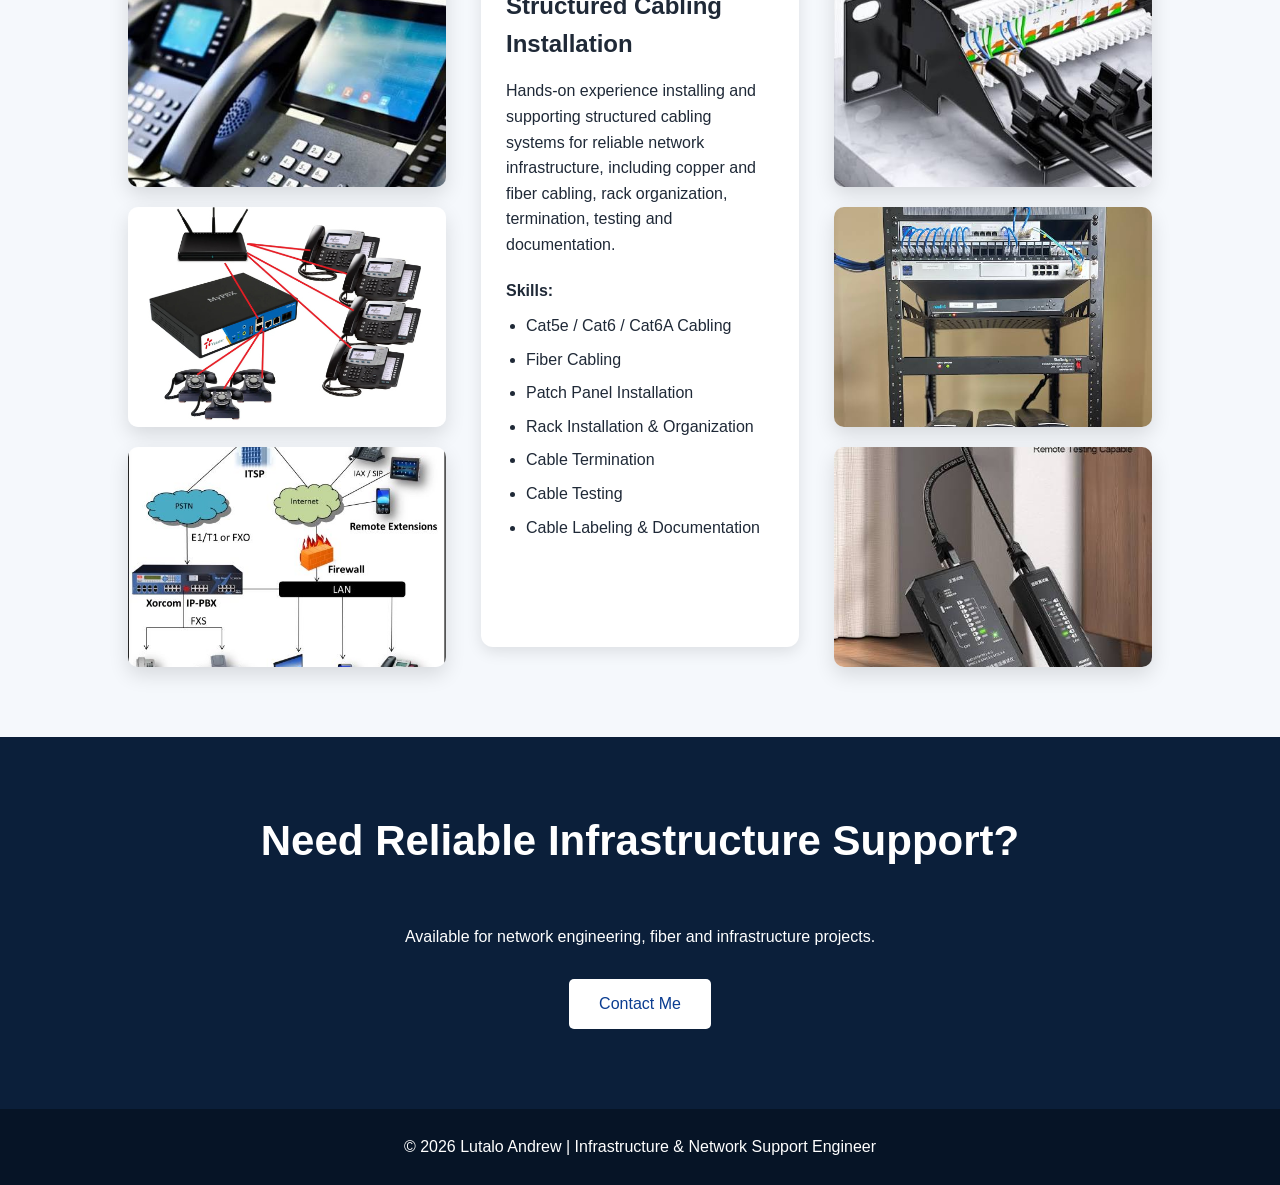
<file: projects.html>
<!DOCTYPE html>
<html lang="en">

<head>

<meta charset="UTF-8">

<meta name="viewport" content="width=device-width, initial-scale=1.0">

<title>Projects | Lutalo Andrew</title>

<link rel="stylesheet" href="assets/css/style.css">

</head>


<body>


<header>

<div class="logo">
Lutalo Andrew
</div>


<nav>

<a href="index.html">Home</a>
<a href="about.html">About</a>
<a href="experience.html">Experience</a>
<a href="skills.html">Skills</a>
<a href="projects.html">Projects</a>
<a href="contact.html">Contact</a>

</nav>

</header>
    <section class="portfolio-hero">

    <h1>Technical Portfolio</h1>

    <p>
        Showcasing practical expertise in enterprise IT infrastructure,
        fiber optic systems, networking, wireless technologies,
        structured cabling, CCTV, and VoIP communication systems.
    </p>

</section>





<section class="hero">

<div class="hero-content">

<h1>
Engineering Projects
</h1>

<p>
Real-world Infrastructure & Network Solutions
</p>

</div>

</section>







<section>


<h2>
Featured Projects
</h2>



<div class="cards">





<div class="project-card">

<h3>
Fiber Optic Installation & Support
</h3>

<p>
Hands-on experience installing, testing and maintaining
fiber optic infrastructure including fusion splicing,
fiber termination, ODF installation, OTDR testing and
optical power measurement.
</p>

<h4>Skills:</h4>

<ul>
<li>Fusion Splicing</li>
<li>OTDR Testing</li>
<li>Optical Power Meter Testing</li>
<li>Fiber Termination</li>
<li>FTTH / GPON Support</li>
<li>Fiber Troubleshooting</li>
</ul>

</div>
<div class="project-gallery">

    <img src="assets/images/portfolio/fiber/fusion-splicing.jpg" 
    alt="Fiber Fusion Splicing">

    <img src="assets/images/portfolio/fiber/odf-installation.jpg" 
    alt="Fiber ODF Installation">

    <img src="assets/images/portfolio/fiber/otdr-testing.jpg" 
    alt="OTDR Fiber Testing">

</div>





<div class="project-card">

<h3>
Network Infrastructure Support
</h3>

<p>
Installation, configuration support and troubleshooting
of business network infrastructure including LAN,
switches, VLANs, MikroTik RouterOS and connectivity
solutions.
</p>

<h4>Skills:</h4>

<ul>
<li>LAN/WAN Support</li>
<li>VLAN Configuration</li>
<li>MikroTik RouterOS</li>
<li>Network Troubleshooting</li>
<li>Managed Switches</li>
</ul>

</div>

<div class="project-gallery">

    <img src="assets/images/portfolio/networking/network-rack.jpg" 
    alt="Network Rack Installation">

    <img src="assets/images/portfolio/networking/switch-installation.jpg" 
    alt="Managed Switch Installation">

    <img src="assets/images/portfolio/networking/router-setup.jpg" 
    alt="Router Configuration">

</div>









<div class="project-card">

<h3>
Wireless Network Solutions
</h3>

<p>
Experience in installing, configuring and supporting
wireless network solutions including access points,
Wi-Fi coverage improvement, hotspot systems and
wireless connectivity troubleshooting.
</p>

<h4>Skills:</h4>

<ul>
<li>Enterprise Wi-Fi Installation</li>
<li>Access Point Deployment</li>
<li>Wireless Troubleshooting</li>
<li>Hotspot Solutions</li>
<li>Wi-Fi Coverage Optimization</li>
<li>Wireless Network Support</li>
</ul>

</div>

<div class="project-gallery">

    <img src="assets/images/portfolio/wireless/access-point.jpg" 
    alt="Wireless Access Point">

    <img src="assets/images/portfolio/wireless/wifi-installation.jpg" 
    alt="WiFi Installation">

    <img src="assets/images/portfolio/wireless/hotspot.jpg" 
    alt="Wireless Hotspot">

</div>








<div class="project-card">

<h3>
CCTV & Security Systems Installation
</h3>

<p>
Experience installing, configuring and maintaining
security surveillance systems including IP cameras,
analog cameras, NVR systems, structured cabling and
security infrastructure support.
</p>

<h4>Skills:</h4>

<ul>
<li>CCTV Camera Installation</li>
<li>IP Camera Configuration</li>
<li>NVR Installation & Setup</li>
<li>Camera Cabling</li>
<li>Remote Monitoring Setup</li>
<li>Security System Troubleshooting</li>
<li>Preventive Maintenance</li>
</ul>

</div>

<div class="project-gallery">

    <img src="assets/images/portfolio/cctv/ip-camera.jpg" 
    alt="IP Camera Installation">

    <img src="assets/images/portfolio/cctv/nvr-installation.jpg" 
    alt="NVR Installation">

    <img src="assets/images/portfolio/cctv/security-rack.jpg" 
    alt="Security System Rack">

</div>









<div class="project-card">

<h3>
VoIP Communication Systems
</h3>

<p>
Hands-on experience supporting IP-based communication
systems including IP PBX installation, SIP configuration,
IP phone setup, troubleshooting and maintenance of
business voice communication solutions.
</p>

<h4>Skills:</h4>

<ul>
<li>IP PBX Installation & Support</li>
<li>SIP Configuration</li>
<li>IP Phone Installation</li>
<li>VoIP Troubleshooting</li>
<li>Extension Configuration</li>
<li>Voice Network Support</li>
<li>System Maintenance</li>
</ul>

</div>

<div class="project-gallery">

    <img src="assets/images/portfolio/voip/ip-phone.jpg" 
    alt="IP Phone Installation">

    <img src="assets/images/portfolio/voip/pbx-system.jpg" 
    alt="IP PBX System">

    <img src="assets/images/portfolio/voip/voip-setup.jpg" 
    alt="VoIP Setup">

</div>









<div class="project-card">

<h3>
Structured Cabling Installation
</h3>

<p>
Hands-on experience installing and supporting structured
cabling systems for reliable network infrastructure,
including copper and fiber cabling, rack organization,
termination, testing and documentation.
</p>

<h4>Skills:</h4>

<ul>
<li>Cat5e / Cat6 / Cat6A Cabling</li>
<li>Fiber Cabling</li>
<li>Patch Panel Installation</li>
<li>Rack Installation & Organization</li>
<li>Cable Termination</li>
<li>Cable Testing</li>
<li>Cable Labeling & Documentation</li>
</ul>

</div>

    <div class="project-gallery">

    <img src="assets/images/portfolio/cabling/patch-panel.jpg" 
    alt="Patch Panel Installation">

    <img src="assets/images/portfolio/cabling/rack-organization.jpg" 
    alt="Rack Organization">

    <img src="assets/images/portfolio/cabling/cable-testing.jpg" 
    alt="Cable Testing">

</div>


</div>


</section>









<section class="contact-banner">


<h2>
Need Reliable Infrastructure Support?
</h2>


<p>

Available for network engineering, fiber and infrastructure projects.

</p>


<a href="contact.html" class="btn">
Contact Me
</a>


</section>







<footer>

<p>

© 2026 Lutalo Andrew |
Infrastructure & Network Support Engineer

</p>

</footer>




</body>

</html>
</file>
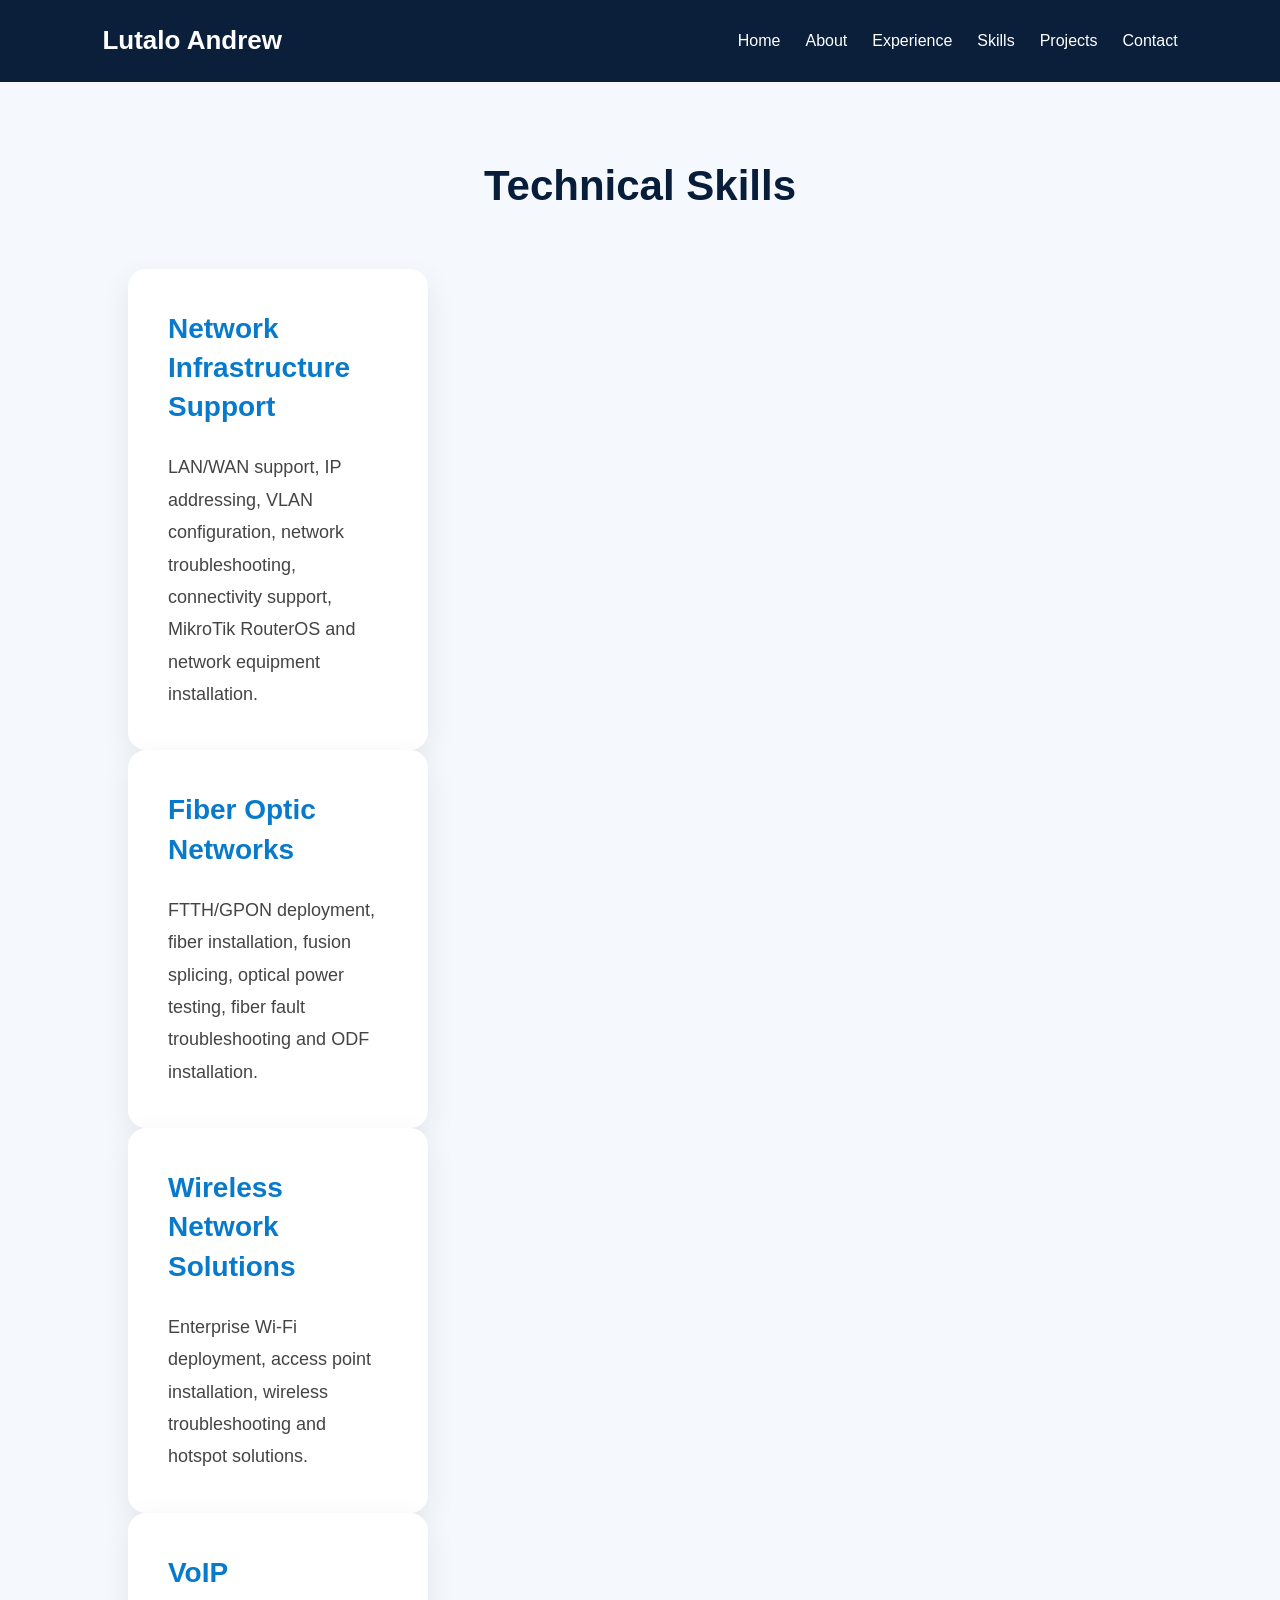
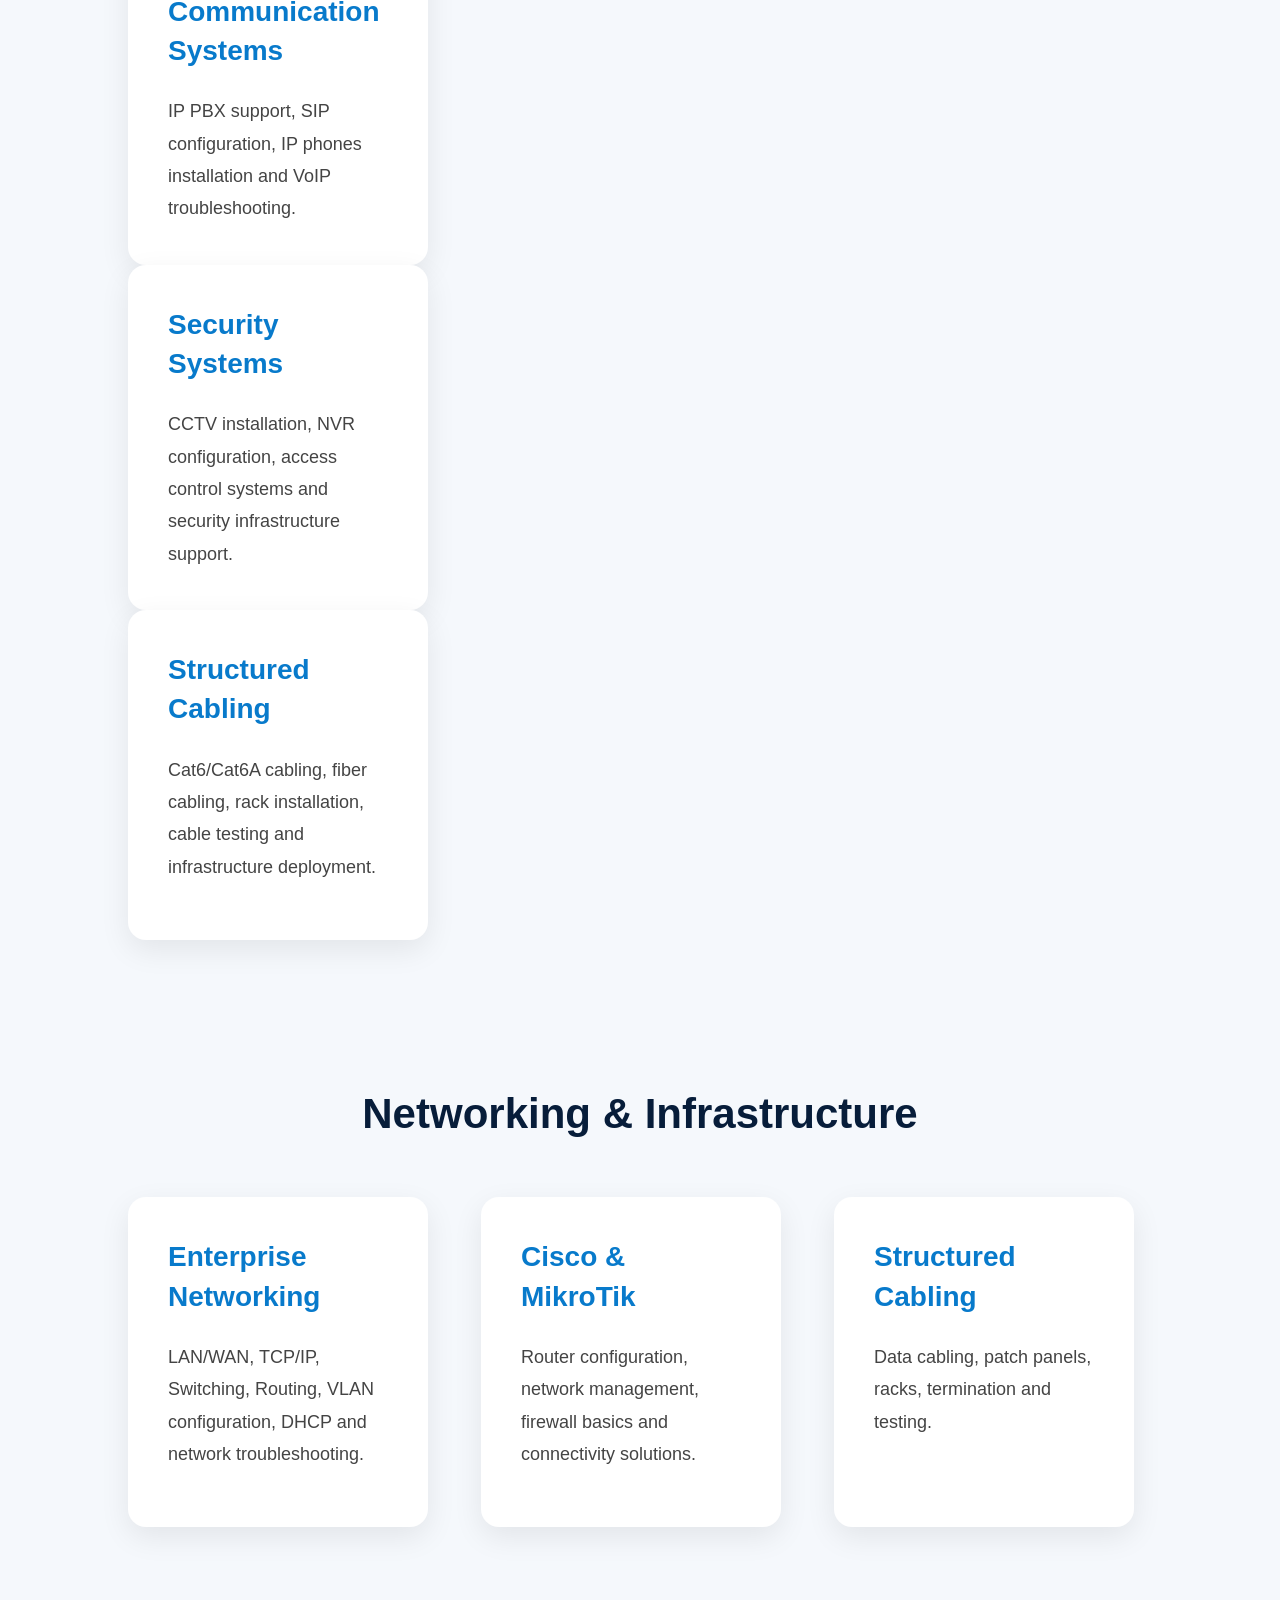
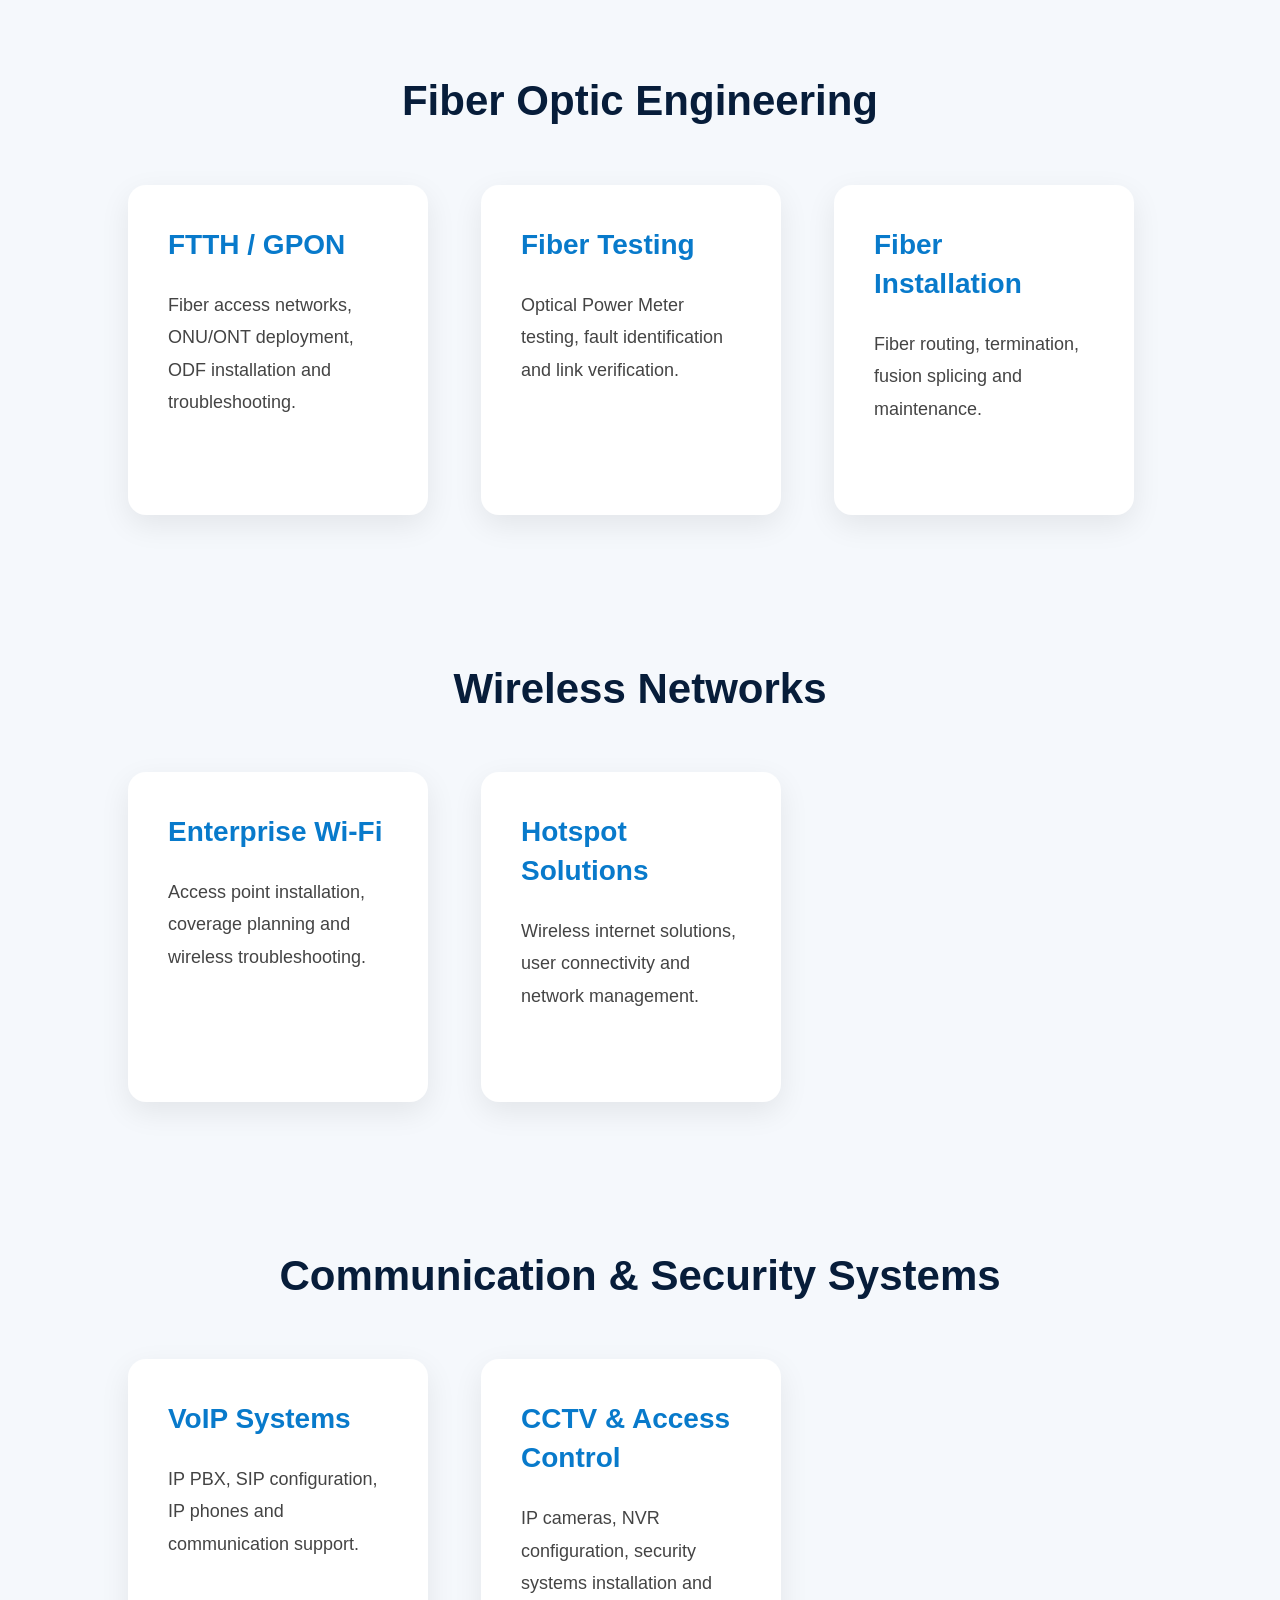
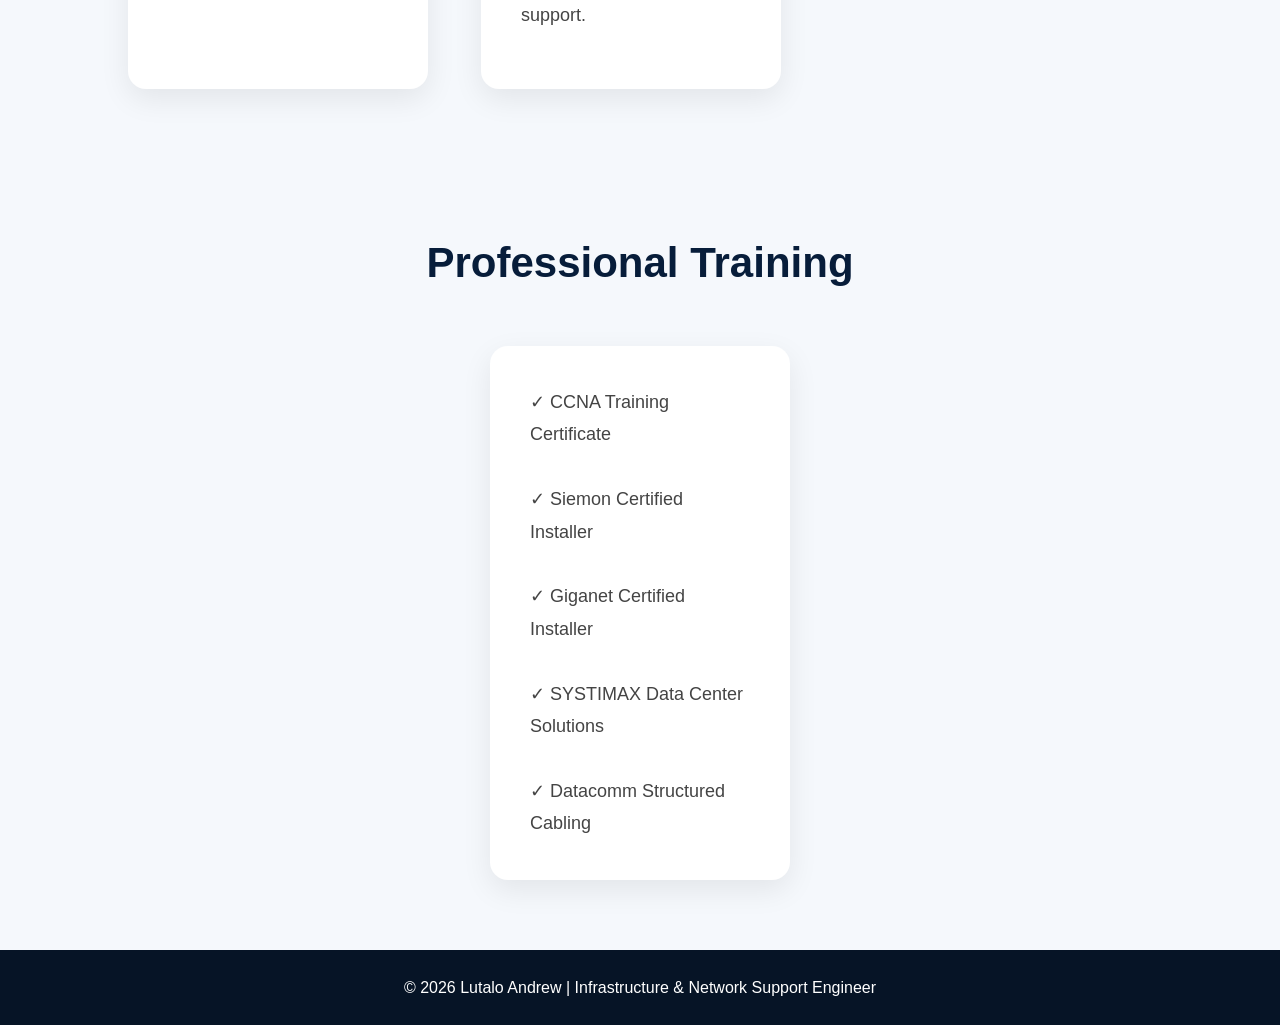
<file: skills.html>
<!DOCTYPE html>
<html lang="en">

<head>

<meta charset="UTF-8">

<meta name="viewport" content="width=device-width, initial-scale=1.0">

<title>Skills | Lutalo Andrew</title>

<link rel="stylesheet" href="assets/css/style.css">

</head>


<body>


<header>

<div class="logo">
Lutalo Andrew
</div>


<nav>

<a href="index.html">Home</a>
<a href="about.html">About</a>
<a href="experience.html">Experience</a>
<a href="skills.html">Skills</a>
<a href="projects.html">Projects</a>
<a href="contact.html">Contact</a>

</nav>

</header>





<section class="skills">

<h2>Technical Skills</h2>


<div class="card">

<h3>Network Infrastructure Support</h3>

<p>
LAN/WAN support, IP addressing, VLAN configuration,
network troubleshooting, connectivity support,
MikroTik RouterOS and network equipment installation.
</p>

</div>


<div class="card">

<h3>Fiber Optic Networks</h3>

<p>
FTTH/GPON deployment, fiber installation,
fusion splicing, optical power testing,
fiber fault troubleshooting and ODF installation.
</p>

</div>


<div class="card">

<h3>Wireless Network Solutions</h3>

<p>
Enterprise Wi-Fi deployment, access point installation,
wireless troubleshooting and hotspot solutions.
</p>

</div>


<div class="card">

<h3>VoIP Communication Systems</h3>

<p>
IP PBX support, SIP configuration,
IP phones installation and VoIP troubleshooting.
</p>

</div>


<div class="card">

<h3>Security Systems</h3>

<p>
CCTV installation, NVR configuration,
access control systems and security infrastructure support.
</p>

</div>


<div class="card">

<h3>Structured Cabling</h3>

<p>
Cat6/Cat6A cabling, fiber cabling,
rack installation, cable testing and infrastructure deployment.
</p>

</div>


</section>


</section>






<section>


<h2>
Networking & Infrastructure
</h2>


<div class="cards">


<div class="card">

<h3>
Enterprise Networking
</h3>

<p>
LAN/WAN, TCP/IP, Switching, Routing,
VLAN configuration, DHCP and network troubleshooting.
</p>

</div>



<div class="card">

<h3>
Cisco & MikroTik
</h3>

<p>
Router configuration, network management,
firewall basics and connectivity solutions.
</p>

</div>



<div class="card">

<h3>
Structured Cabling
</h3>

<p>
Data cabling, patch panels, racks,
termination and testing.
</p>

</div>


</div>

</section>







<section>


<h2>
Fiber Optic Engineering
</h2>



<div class="cards">



<div class="card">

<h3>
FTTH / GPON
</h3>

<p>
Fiber access networks, ONU/ONT deployment,
ODF installation and troubleshooting.
</p>

</div>




<div class="card">

<h3>
Fiber Testing
</h3>

<p>
Optical Power Meter testing,
fault identification and link verification.
</p>

</div>




<div class="card">

<h3>
Fiber Installation
</h3>

<p>
Fiber routing, termination,
fusion splicing and maintenance.
</p>

</div>



</div>


</section>







<section>


<h2>
Wireless Networks
</h2>



<div class="cards">


<div class="card">

<h3>
Enterprise Wi-Fi
</h3>

<p>
Access point installation,
coverage planning and wireless troubleshooting.
</p>

</div>




<div class="card">

<h3>
Hotspot Solutions
</h3>

<p>
Wireless internet solutions,
user connectivity and network management.
</p>

</div>



</div>


</section>







<section>


<h2>
Communication & Security Systems
</h2>



<div class="cards">


<div class="card">

<h3>
VoIP Systems
</h3>

<p>
IP PBX, SIP configuration,
IP phones and communication support.
</p>

</div>




<div class="card">

<h3>
CCTV & Access Control
</h3>

<p>
IP cameras, NVR configuration,
security systems installation and support.
</p>

</div>



</div>


</section>








<section>


<h2>
Professional Training
</h2>



<div class="card" style="max-width:900px;margin:auto;">


<p>

✓ CCNA Training Certificate

<br><br>

✓ Siemon Certified Installer

<br><br>

✓ Giganet Certified Installer

<br><br>

✓ SYSTIMAX Data Center Solutions

<br><br>

✓ Datacomm Structured Cabling

</p>


</div>


</section>







<footer>

<p>

© 2026 Lutalo Andrew |
Infrastructure & Network Support Engineer

</p>

</footer>



</body>

</html>
</file>
<file: assets/css/style.css>
/* 
Lutalo Andrew Portfolio
Infrastructure & Network Support Engineer
*/


* {
    margin: 0;
    padding: 0;
    box-sizing: border-box;
}


body {

    font-family: Arial, Helvetica, sans-serif;
    line-height: 1.6;
    background: #f5f8fc;
    color: #1f2937;

}



header {

    background: #0b1f3a;
    color: white;

    padding: 20px 8%;

    display: flex;
    justify-content: space-between;
    align-items: center;

    position: sticky;
    top: 0;
    z-index: 1000;

}
header nav{
    display:flex;
    align-items:center;
    gap:25px;
    flex-wrap:nowrap;
}

header nav a{
    margin-left:0;
    white-space:nowrap;
}



.logo {

    font-size: 26px;
    font-weight: bold;

}



nav a {

    color: white;
    text-decoration: none;

    margin-left: 25px;

    font-size: 16px;

}



nav a:hover {

    color: #38bdf8;

}





/* HERO */


.hero{
    background: linear-gradient(135deg, #071d3a, #0b5cab);
    color: white;
    padding: 100px 10%;
}


#.hero-content {

  #  max-width: 900px;

#}



#.hero h1 {

#    font-size: 48px;

#    margin-bottom: 20px;

#}



#.hero h2 {

 #   font-size: 32px;

 #   margin-bottom: 20px;

#}



#.hero p {

 #   font-size: 20px;

  #  margin-bottom: 30px;

#}






/* BUTTONS */


.btn {

    display: inline-block;

    padding: 12px 30px;

    margin: 10px;

    background: #0284c7;

    color:white;

    text-decoration:none;

    border-radius:5px;

    transition:0.3s;

}



.btn:hover {

    background:#0369a1;

}



.secondary {

    background:transparent;

    border:2px solid white;

}





/* SECTIONS */


section {

    padding:70px 10%;

}



section h2 {

    text-align:center;

    color:#0b1f3a;

    margin-bottom:40px;

    font-size:36px;

}





/* PROFILE */






/* CARDS */


.cards {

    display:flex;

    flex-wrap:wrap;

    justify-content:center;

    gap:30px;

}



.card {

    background:white;

    width:300px;

    padding:30px;

    border-radius:12px;

    box-shadow:

    0 5px 20px rgba(0,0,0,0.08);

    transition:0.3s;

}



.card:hover {

}



.card h3 {

    color:#0284c7;

    margin-bottom:15px;

}






/* CONTACT BANNER */


.contact-banner {

    background:#0b1f3a;

    color:white;

    text-align:center;

}



.contact-banner h2 {

    color:white;

}



.contact-banner p {

    margin-bottom:20px;

}






/* FOOTER */


footer {

    background:#061426;

    color:white;

    text-align:center;

    padding:25px;

}







/* MOBILE */


@media(max-width:768px){


header {

    flex-direction:column;

}



nav {

    margin-top:20px;

}



nav a {

    display:block;

    margin:10px;

}



.hero h1 {

    font-size:32px;

}



.hero h2 {

    font-size:24px;

}



.cards {

    flex-direction:column;

    align-items:center;

}



}.profile-image img {

    width: 220px;
    height: 220px;
    border-radius: 50%;
    object-fit: cover;
    border: 5px solid white;
    margin-bottom: 25px;

}
/* Technical Portfolio Cards */

.project-card {

    background: #ffffff;
    padding: 25px;
    margin: 20px 0;
    border-radius: 12px;
    box-shadow: 0 5px 15px rgba(0,0,0,0.1);

}


.project-card h3 {

    margin-bottom: 15px;
    font-size: 24px;

}


.project-card h4 {

    margin-top: 20px;
    margin-bottom: 10px;

}


.project-card ul {

    padding-left: 20px;

}


.project-card li {

    margin-bottom: 8px;

}


/* Project Image Gallery */

.project-gallery {

    display: grid;
    grid-template-columns: repeat(auto-fit, minmax(250px, 1fr));
    gap: 20px;
    margin-top: 20px;

}


.project-gallery img {

    width: 100%;
    height: 220px;
    object-fit: cover;
    border-radius: 10px;

}


/* Mobile Optimization */

@media(max-width:768px){

    .project-card {

        padding: 18px;

    }


    .project-card h3 {

        font-size: 20px;

    }

}
/* ==============================
   Technical Portfolio
============================== */

.portfolio-section{
    margin-bottom:70px;
}

.project-gallery{

    display:grid;
    grid-template-columns:repeat(auto-fit,minmax(280px,1fr));
    gap:20px;
    margin-top:25px;

}

.project-gallery img{

    width:100%;
    height:220px;
    object-fit:cover;
    border-radius:10px;
    box-shadow:0 8px 20px rgba(0,0,0,.12);
    transition:0.3s ease;

}

.project-gallery img:hover{

    transform:translateY(-6px);
    box-shadow:0 15px 30px rgba(0,0,0,.2);

}

.tech-tags{

    margin:20px 0;

}

.tech-tags span{

    display:inline-block;
    background:#0b4da2;
    color:#fff;
    padding:8px 14px;
    border-radius:30px;
    margin:6px;
    font-size:14px;
    font-weight:500;

}

.project-btn{

    display:inline-block;
    margin-top:20px;
    padding:12px 24px;
    background:#0b4da2;
    color:#fff;
    text-decoration:none;
    border-radius:6px;
    transition:.3s;

}

.project-btn:hover{

    background:#06316a;

}

@media(max-width:768px){

    .project-gallery{

        grid-template-columns:1fr;

    }

}

/* ==========================
   Technical Portfolio Hero
========================== */

.portfolio-hero{

    text-align:center;
    padding:80px 20px;

    background:linear-gradient(
        135deg,
        #0b4da2,
        #06316a
    );

    color:white;

}

.portfolio-hero h1{

    font-size:48px;
    margin-bottom:20px;

}

.portfolio-hero p{

    max-width:850px;
    margin:auto;
    font-size:20px;
    line-height:1.8;

}
/* ==========================
   Professional Statistics
========================== */

.stats{

    display:grid;
    grid-template-columns:repeat(auto-fit,minmax(220px,1fr));

    gap:25px;

    padding:70px 10%;

    background:#f7f9fc;

}

.stat-card{

    background:white;

    padding:35px;

    border-radius:12px;

    text-align:center;

    box-shadow:0 8px 20px rgba(0,0,0,.08);

    transition:.3s;

}

.stat-card:hover{

    transform:translateY(-8px);

}

.stat-card h2{

    font-size:48px;

    color:#0b4da2;

    margin-bottom:10px;

}

.stat-card p{

    font-size:18px;

    color:#555;

}
.stat-card h2{

    font-size:32px;
    color:#0b4da2;
    margin-bottom:15px;
    line-height:1.3;

}

.card{

    background:white;
    padding:30px;
    border-radius:15px;
    box-shadow:0 8px 25px rgba(0,0,0,.08);
    transition:.3s;

}


.card:hover{

    transform:translateY(-8px);

}


.tech-tags span{

    display:inline-block;
    margin:5px 3px;
    padding:6px 12px;
    background:#eef4ff;
    color:#0b4da2;
    border-radius:20px;
    font-size:13px;

}

.cards{

    display:grid;

    grid-template-columns:repeat(3, 1fr);

    gap:30px;

    align-items:stretch;

}

.card{

    background:white;

    padding:30px;

    border-radius:15px;

    box-shadow:0 8px 25px rgba(0,0,0,.08);

    display:flex;

    flex-direction:column;

    justify-content:flex-start;

    min-height:320px;

}

.tech-tags{

    margin-top:auto;

}

@media(max-width:900px){

    .cards{

        grid-template-columns:1fr 1fr;

    }

}


@media(max-width:600px){

    .cards{

        grid-template-columns:1fr;

    }

}

/* ==========================
   Professional Card Layout
========================== */

.cards{

    display:grid;

    grid-template-columns:repeat(3, 1fr);

    gap:30px;

    align-items:stretch;

}


.card{

    background:#ffffff;

    padding:35px;

    border-radius:15px;

    box-shadow:0 8px 25px rgba(0,0,0,0.08);

    display:flex;

    flex-direction:column;

    min-height:330px;

    transition:0.3s ease;

}


.card:hover{

    transform:translateY(-8px);

    box-shadow:0 15px 35px rgba(0,0,0,0.15);

}


.card h3{

    font-size:24px;

    margin-bottom:18px;

}


.card p{

    line-height:1.7;

    color:#555;

    flex-grow:1;

}


/* Technology badges */

.tech-tags{

    margin-top:25px;

}


.tech-tags span{

    display:inline-block;

    padding:7px 14px;

    margin:5px 3px;

    background:#eef4ff;

    color:#0b4da2;

    border-radius:20px;

    font-size:13px;

    font-weight:500;

}



/* Mobile Responsive */

@media(max-width:900px){

    .cards{

        grid-template-columns:repeat(2,1fr);

    }

}


@media(max-width:600px){

    .cards{

        grid-template-columns:1fr;

    }

}

.stats{

    padding:70px 10%;

}


.stats h2{

    text-align:center;

    margin-bottom:40px;

}

/* ==========================
   Professional Highlights
========================== */

.stats{

    padding:60px 10%;

}


.stats h2{

    text-align:center;

    margin-bottom:35px;

}


.stats .cards{

    max-width:1100px;

    margin:0 auto;

    grid-template-columns:repeat(4,1fr);

    gap:25px;

}


.stats .card{

    min-height:250px;

    padding:25px;

    text-align:center;

}


.stats .card h3{

    font-size:20px;

    margin-bottom:15px;

}


.stats .card p{

    font-size:15px;

    line-height:1.6;

}
@media(max-width:1000px){

    .stats .cards{

        grid-template-columns:repeat(2,1fr);

    }

}


@media(max-width:600px){

    .stats .cards{

        grid-template-columns:1fr;

    }

}
/* Professional Highlights Layout */

.stats .cards{

    max-width:900px;

    margin:0 auto;

    display:grid;

    grid-template-columns:repeat(2, 1fr);

    gap:25px;

}


.stats .card{

    min-height:220px;

    padding:25px;

    text-align:center;

    display:flex;

    justify-content:center;

    align-items:center;

}


.stats .card h3{

    font-size:22px;

    margin-bottom:12px;

}


.stats .card p{

    font-size:15px;

    line-height:1.5;

}
/* Center Professional Highlights */

.stats .cards{

    justify-content:center;

    justify-items:center;

}


.stats .card{

    width:100%;

    max-width:380px;

}
/* Force Professional Highlights Center */

.stats .cards {

    width: fit-content;

    margin-left: auto;

    margin-right: auto;

    display: grid;

    grid-template-columns: repeat(2, 380px);

    justify-content: center;

    gap: 25px;

}


.stats .card {

    width: 380px;

}
/* Professional Highlights Fix */

.stats{

    display:block;

    width:100%;

    padding:70px 10%;

}


.stats h2{

    display:block;

    width:100%;

    text-align:center;

    margin-bottom:40px;

}


.stats .cards{

    display:grid;

    grid-template-columns:repeat(2, 380px);

    justify-content:center;

    gap:30px;

}
/* ==========================
   Modern Portfolio Cards
========================== */





/* Section Titles */

section h2{

    text-align:center;

    font-size:42px;

    color:#071d3a;

    margin-bottom:50px;

}



/* Common Card Layout */

.cards,
.highlight-cards{

    display:grid;

    grid-template-columns:repeat(3,1fr);

    gap:35px;

    max-width:1200px;

    margin:0 auto;

}



/* Card Design */

.card{

    background:white;

    border-radius:18px;

    padding:40px;

    min-height:330px;

    box-shadow:0 10px 30px rgba(0,0,0,0.08);

    display:flex;

    flex-direction:column;

    transition:0.3s ease;

}



.card:hover{

    transform:translateY(-8px);

}



/* Card Titles */

.card h3{

    color:#087acb;

    font-size:28px;

    line-height:1.4;

    margin-bottom:25px;

}



/* Card Text */

.card p{

    color:#444;

    font-size:18px;

    line-height:1.8;

    flex-grow:1;

}



/* Buttons inside portfolio */

.project-btn{

    background:#0755ad;

    color:white;

    padding:18px 30px;

    border-radius:8px;

    text-decoration:none;

    text-align:center;

    margin-top:25px;

    font-size:18px;

}



.project-btn:hover{

    background:#063d7c;

}



/* Professional Highlights */

.highlights{

    padding:70px 10%;

}



.highlight-cards{

    grid-template-columns:repeat(4,1fr);

}



.highlight-cards .card{

    min-height:280px;

    text-align:center;

}



/* Mobile */

@media(max-width:1000px){

.cards,
.highlight-cards{

    grid-template-columns:repeat(2,1fr);

}

}



@media(max-width:600px){

.cards,
.highlight-cards{

    grid-template-columns:1fr;

}


section h2{

    font-size:32px;

}

}
/*
#/* =========================
   HERO SECTION
========================= */


#.hero{

   # background:linear-gradient(135deg,#071d3a,#0b5cab);

 #   color:white;

  #  padding:100px 10%;

#}



#.hero-container{

 #   display:flex;

 #   align-items:center;

  #  justify-content:space-between;

  #  gap:60px;

   # max-width:1200px;

  #  margin:auto;

#}



#.hero-content{

#    flex:1;

#}



#.hero-content h1{

 #   font-size:55px;

 #   margin-bottom:15px;

  #  letter-spacing:2px;

#}



#.hero-content h2{

 #   color:white;

 #   font-size:30px;

  #  margin-bottom:20px;

#}



#.hero-content h3{

#    font-size:18px;

 #   font-weight:400;

 #   margin-bottom:25px;

 #   color:#dbeafe;

#}



#.hero-content p{

  #  font-size:18px;

 #   line-height:1.8;

#    max-width:650px;

#}



#.hero-buttons{

 #   display:flex;

 #   gap:20px;

 #   margin-top:35px;

#}



#.hero-buttons .btn{

#    padding:15px 30px;

#    border-radius:8px;

#}



#.hero-highlights{

   # display:flex;

   # flex-wrap:wrap;

   # gap:20px;

   # margin-top:40px;

#}



#.hero-highlights div{

 #   background:rgba(255,255,255,0.12);

  #  padding:12px 18px;

 #   border-radius:30px;

   # font-size:15px;

#}



#.hero-highlights span{

 #   color:#38bdf8;

   # margin-right:8px;

#}




#.hero-image img{

  #  width:320px;
  #  height:320px;

   # object-fit:cover;

   # border-radius:50%;

   # border:8px solid rgba(255,255,255,0.25);

#}.hero-container{

  #  flex-direction:column-reverse;

 #   text-align:center;

#}



#.hero-content h1{

 #   font-size:40px;

#}


#.hero-buttons{

 #   justify-content:center;

#}



#.hero-highlights{

 #   justify-content:center;

#}


#}

#/* =================================
   HERO RIGHT IMAGE FINAL OVERRIDE
#================================= */


#.hero {

#    width:100%;

  #  padding:80px 8%;

#}


#.hero-container {

#    display:flex !important;

 #   flex-direction:row !important;

 #   align-items:center;

  #  justify-content:space-between;

   # max-width:1200px;

   # margin:auto;

   # gap:60px;

#}



#.hero-content {

 #   flex:1;

 #   text-align:left;

#}



#.hero-content h1 {

#    text-align:left;

#}



#.hero-content h2 {

 #   text-align:left;

#}



#.hero-content p {

 #   text-align:left;

#}



#.hero-image {

  #  flex:0 0 350px;

   # display:flex;

   # justify-content:center;

   # align-items:center;

#}



#.hero-image img {

   # width:330px;

   # height:330px;

    #object-fit:cover;

   #border-radius:50%;

#}



#@media(max-width:900px){


#.hero-container {

 #   flex-direction:column !important;

#}


#.hero-content,
#.hero-content h1,
#.hero-content h2,
#.hero-content p {

  #  text-align:center;

#}


#.hero-image {

#    order:-1;

#}


#}

#/* =====================================
#   HERO FINAL ALIGNMENT
#===================================== */


#.hero{

 #   padding:60px 8% 50px;

 #   min-height:650px;

#}



#.hero-container{

  #  align-items:flex-start !important;

  #  padding-top:20px;

#}



#.hero-content{

   # padding-top:20px;

#}



#.hero-content h1{

   # font-size:48px;

   # margin-bottom:10px;

#}



#.hero-content h2{

    #font-size:28px;

   # line-height:1.3;

    #margin-bottom:15px;

#}



#.hero-content h3{

   # font-size:17px;

   # margin-bottom:20px;

#}



#.hero-content p{

  #  font-size:17px;

   # line-height:1.7;

    #max-width:620px;

#}



#.hero-image{

  #  margin-top:20px;

   # justify-content:flex-end;

#}



#.hero-image img{

  #  width:290px;

   # height:290px;

#}



#.hero-buttons{

  #  margin-top:25px;

#}



#.hero-highlights{

   # margin-top:25px;

   # gap:15px;

#}



#.hero-highlights div{

 #   padding:10px 15px;

 #   font-size:14px;

#}

#.hero-image{

  #  transform:translateY(-35px);

#}

#}
#/* =====================================
#   HERO FINAL ALIGNMENT
#===================================== */


#.hero{

   # padding:60px 8% 50px;

   # min-height:650px;

#}



#.hero-container{

  #  align-items:flex-start !important;

   # padding-top:20px;

#}



#.hero-content{

  #  padding-top:20px;

#}



#.hero-content h1{

   # font-size:48px;

   # margin-bottom:10px;

#}



#.hero-content h2{

   # font-size:28px;

   # line-height:1.3;

    #margin-bottom:15px;

#}



#.hero-content h3{

  #  font-size:17px;

  #  margin-bottom:20px;

#}



#.hero-content p{

    #font-size:17px;

    #line-height:1.7;

   # max-width:620px;

#}



#.hero-image{

   # margin-top:20px;

   # justify-content:flex-end;

#}



#.hero-image img{

 #   width:290px;

   # height:290px;

#}



#.hero-buttons{

   # margin-top:25px;

#}



#.hero-highlights{

   # margin-top:25px;

    #gap:15px;

#}



#.hero-highlights div{

 #   padding:10px 15px;

  #  font-size:14px;

#}



#/* Desktop positioning */

#@media(min-width:901px){

#.hero-image{

   # transform:translateY(-35px);

#}

#}

#/* =================================
#   PROFILE IMAGE CROP ALIGNMENT
#================================= */


#.hero-image img{

   # width:300px;

  #  height:300px;

  #  object-fit:cover;


   # border-radius:50%;

#}
*/
    /* ===================================
   NEW HERO SECTION - LUTALO PORTFOLIO
=================================== */
    /* ===================================================
   HERO SECTION
=================================================== */

.hero{

    background:linear-gradient(
        135deg,
        #04152f 0%,
        #063b78 100%
    );

    color:#ffffff;

    padding:80px 8%;

}
.hero-grid{

    max-width:1200px;

    margin:0 auto;

    display:grid;

    grid-template-columns:minmax(0,1fr) 320px;

    align-items:center;

    gap:60px;

}

.hero-tag{

    display:inline-block;

    padding:8px 16px;

    border-radius:50px;

    background:rgba(255,255,255,.12);

   color:#ffffff;

    font-weight:600;


    font-size:14px;

    margin-bottom:25px;

}

.hero-left h1{

    font-size:52px;

    line-height:1.1;

    margin:0 0 10px;

    letter-spacing:1px;

    font-weight:800;

    color:#ffffff;

}

.hero-left h2{

    font-size:28px;

    font-weight:700;

    margin-bottom:25px;

    color:#ffffff;

}
.hero-description{

    max-width:640px;

    font-size:18px;

    line-height:1.8;

    color:#ffffff;

    font-weight:400;

    margin-bottom:35px;

}

.hero-buttons{

    display:flex;

    gap:18px;

    margin-bottom:40px;

}

.hero-buttons .btn{

    padding:15px 28px;

    border-radius:10px;

    text-decoration:none;

    font-weight:600;

}

.btn{

    background:#ffffff;

    color:#0b3d91;

}

.btn-outline{

    background:transparent;

    border:2px solid #ffffff;

    color:#ffffff;

}

.hero-highlights{

    display:grid;

    grid-template-columns:repeat(2,1fr);

    gap:18px;

}

.highlight{

    background:rgba(255,255,255,0.18);

    border:1px solid rgba(255,255,255,0.25);

}

.highlight strong{

    display:block;

    font-size:20px;

    margin-bottom:6px;

}

.highlight span{

    color:#ffffff;

    font-size:14px;

}

/* ---------- PHOTO CARD ---------- */

.hero-right{

    display:flex;

    justify-content:flex-end;

}
.profile-card{

    width:300px;

    height:390px;

    background:#ffffff;

    border-radius:24px;

    overflow:hidden;

    box-shadow:0 25px 60px rgba(0,0,0,.25);

    border:5px solid rgba(255,255,255,.15);

}
.profile-card img{

    width:100%;

    height:100%;

    object-fit:contain;

    background:#ffffff;

}

/* ---------- RESPONSIVE ---------- */

/* ---------- RESPONSIVE ---------- */

@media(max-width:960px){

    .hero-grid{

        grid-template-columns:1fr;

        text-align:center;

    }


    .hero-description{

        margin-left:auto;

        margin-right:auto;

    }


    .hero-buttons{

        justify-content:center;

    }


    .hero-highlights{

        grid-template-columns:1fr 1fr;

    }


    .profile-card{

        width:300px;

        height:390px;

        margin-right:0;

        margin-top:25px;

    }

}


/* ---------- DESKTOP PROFILE SIZE ---------- */

@media(min-width:961px){

    .profile-card{

        width:300px;

        height:390px;

        margin-right:20px;

        margin-top:20px;

    }

}




.hero-left h1,
.hero-left h2,
.hero-left p,
.hero-left .hero-tag,
.hero-left .hero-buttons,
.hero-left .hero-highlights{

    opacity:1 !important;

    visibility:visible !important;

    color:#ffffff !important;

}    



.hero-grid{

    position:relative;

    z-index:5;

}


.hero-left{
    position: relative;
    z-index: 2;
}


.hero-left *{

    opacity:1 !important;

    visibility:visible !important;

}


.hero-left h1,
.hero-left h2,
.hero-left p,
.hero-left span,
.hero-left strong{

    color:#ffffff !important;

}
</file>
